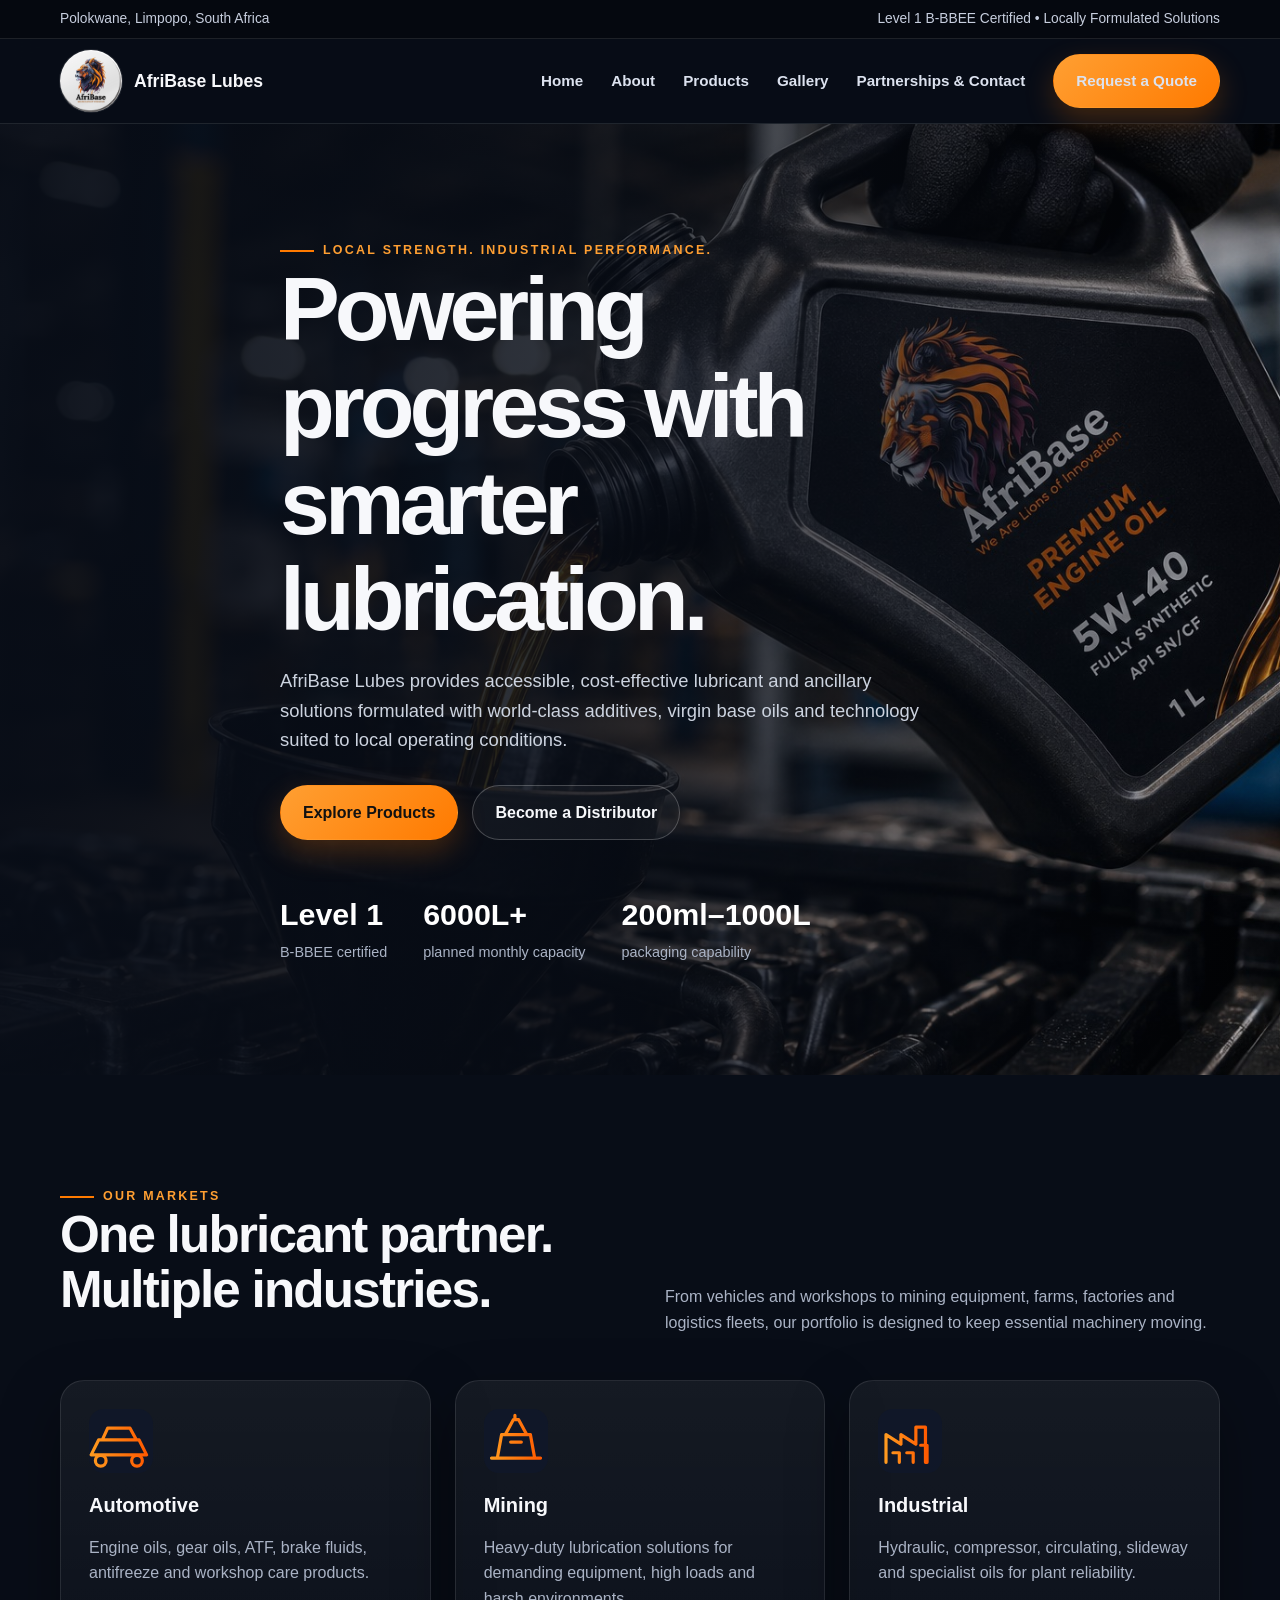
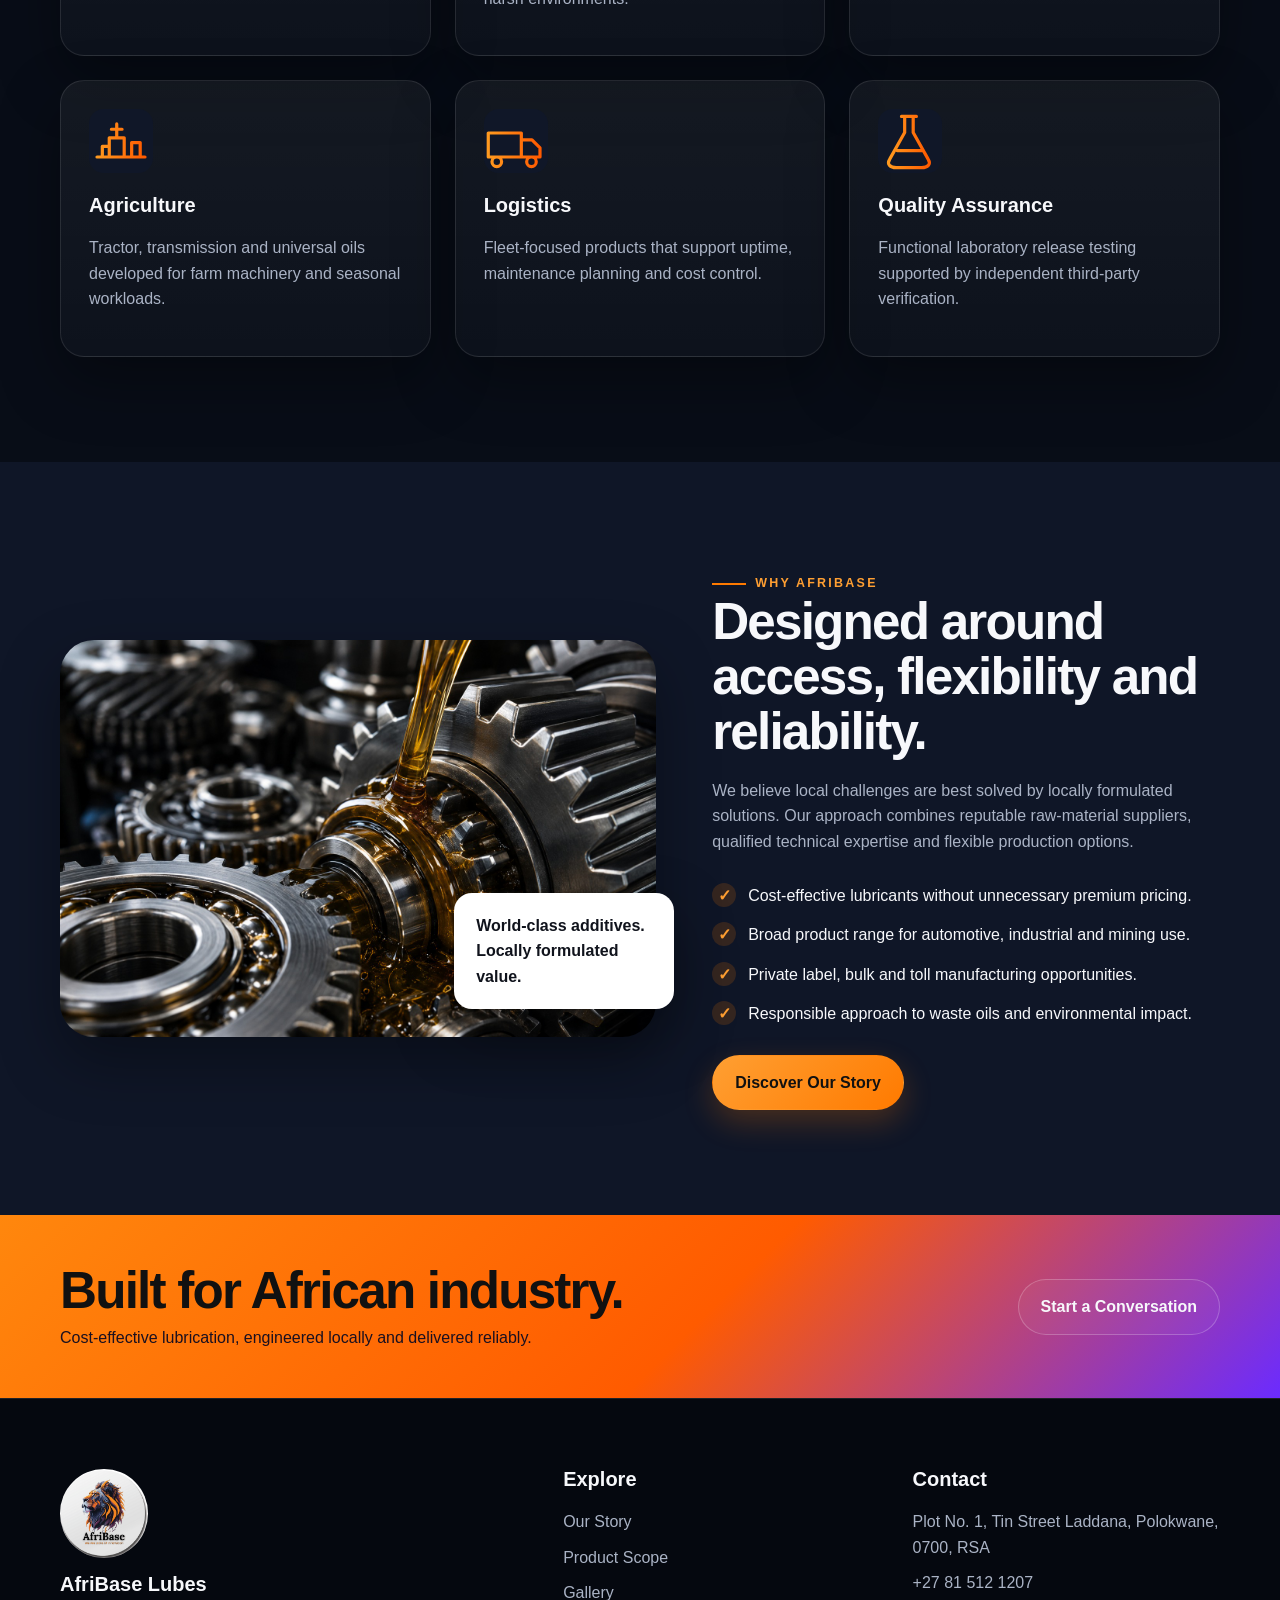
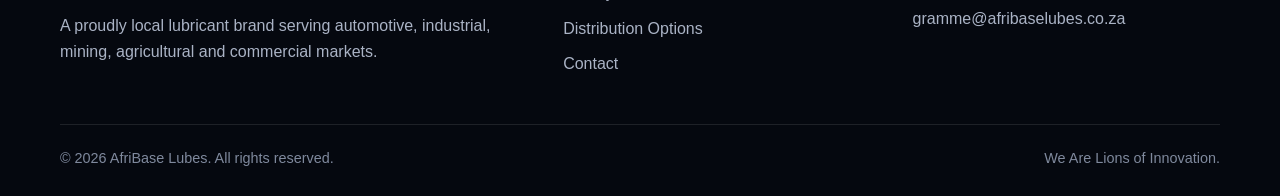
<file: index.html>
<!doctype html><html lang="en"><head><meta charset="utf-8"><meta name="viewport" content="width=device-width,initial-scale=1"><title>AfriBase Lubes | Locally Formulated Lubrication Solutions</title><meta name="description" content="Affordable, quality automotive, industrial, mining and agricultural lubricants manufactured for African operating conditions."><link rel="stylesheet" href="style.css"></head><body>

<div class="topbar"><div class="container"><span>Polokwane, Limpopo, South Africa</span><span>Level 1 B-BBEE Certified • Locally Formulated Solutions</span></div></div>
<nav class="nav">
  <div class="container nav-inner">
    <a class="brand" href="index.html"><img src="assets/afribase-logo.png" alt="AfriBase Lubes logo"><span>AfriBase Lubes</span></a>
    <button class="menu-btn" aria-label="Open menu">☰</button>
    <div class="nav-links">
      <a href="index.html">Home</a>
      <a href="about.html">About</a>
      <a href="products.html">Products</a>
      <a href="gallery.html">Gallery</a>
      <a href="partnerships.html">Partnerships & Contact</a>
      <a class="btn btn-primary" href="partnerships.html#contact">Request a Quote</a>
    </div>
  </div>
</nav>

<main>
<section class="hero"><div class="container hero-content">
  <span class="eyebrow">Local strength. Industrial performance.</span>
  <h1>Powering progress with smarter lubrication.</h1>
  <p>AfriBase Lubes provides accessible, cost-effective lubricant and ancillary solutions formulated with world-class additives, virgin base oils and technology suited to local operating conditions.</p>
  <div class="hero-actions"><a class="btn btn-primary" href="products.html">Explore Products</a><a class="btn btn-outline" href="partnerships.html">Become a Distributor</a></div>
  <div class="hero-stats"><div class="stat"><strong>Level 1</strong><span>B-BBEE certified</span></div><div class="stat"><strong>6000L+</strong><span>planned monthly capacity</span></div><div class="stat"><strong>200ml–1000L</strong><span>packaging capability</span></div></div>
</div></section>

<section class="section"><div class="container">
  <div class="section-head reveal"><div><span class="eyebrow">Our markets</span><h2>One lubricant partner. Multiple industries.</h2></div><p>From vehicles and workshops to mining equipment, farms, factories and logistics fleets, our portfolio is designed to keep essential machinery moving.</p></div>
  <div class="grid-3">
    <article class="card icon-card reveal"><img src="assets/automotive.svg" alt=""><h3>Automotive</h3><p>Engine oils, gear oils, ATF, brake fluids, antifreeze and workshop care products.</p></article>
    <article class="card icon-card reveal"><img src="assets/mining.svg" alt=""><h3>Mining</h3><p>Heavy-duty lubrication solutions for demanding equipment, high loads and harsh environments.</p></article>
    <article class="card icon-card reveal"><img src="assets/industrial.svg" alt=""><h3>Industrial</h3><p>Hydraulic, compressor, circulating, slideway and specialist oils for plant reliability.</p></article>
    <article class="card icon-card reveal"><img src="assets/agriculture.svg" alt=""><h3>Agriculture</h3><p>Tractor, transmission and universal oils developed for farm machinery and seasonal workloads.</p></article>
    <article class="card icon-card reveal"><img src="assets/logistics.svg" alt=""><h3>Logistics</h3><p>Fleet-focused products that support uptime, maintenance planning and cost control.</p></article>
    <article class="card icon-card reveal"><img src="assets/laboratory.svg" alt=""><h3>Quality Assurance</h3><p>Functional laboratory release testing supported by independent third-party verification.</p></article>
  </div>
</div></section>

<section class="section section-dark"><div class="container feature-wrap">
  <div class="feature-media reveal"><img src="assets/industrial-gears.jpg" alt="Industrial gears protected with lubricant"><div class="badge-float">World-class additives. Locally formulated value.</div></div>
  <div class="reveal"><span class="eyebrow">Why AfriBase</span><h2>Designed around access, flexibility and reliability.</h2><p style="color:var(--muted)">We believe local challenges are best solved by locally formulated solutions. Our approach combines reputable raw-material suppliers, qualified technical expertise and flexible production options.</p>
  <div class="list"><div><span class="check">✓</span><span>Cost-effective lubricants without unnecessary premium pricing.</span></div><div><span class="check">✓</span><span>Broad product range for automotive, industrial and mining use.</span></div><div><span class="check">✓</span><span>Private label, bulk and toll manufacturing opportunities.</span></div><div><span class="check">✓</span><span>Responsible approach to waste oils and environmental impact.</span></div></div>
  <a class="btn btn-primary" href="about.html">Discover Our Story</a></div>
</div></section>
</main>

<section class="band"><div class="container"><div><h2>Built for African industry.</h2><p>Cost-effective lubrication, engineered locally and delivered reliably.</p></div><a class="btn btn-outline" href="partnerships.html#contact">Start a Conversation</a></div></section>
<footer>
  <div class="container">
    <div class="footer-grid">
      <div><img class="footer-logo" src="assets/afribase-logo.png" alt="AfriBase Lubes logo"><h3>AfriBase Lubes</h3><p style="color:var(--muted)">A proudly local lubricant brand serving automotive, industrial, mining, agricultural and commercial markets.</p></div>
      <div><h3>Explore</h3><div class="footer-links"><a href="about.html">Our Story</a><a href="products.html">Product Scope</a><a href="gallery.html">Gallery</a><a href="partnerships.html">Distribution Options</a><a href="partnerships.html#contact">Contact</a></div></div>
      <div><h3>Contact</h3><div class="footer-links"><span>Plot No. 1, Tin Street Laddana, Polokwane, 0700, RSA</span><a href="tel:+27815121207">+27 81 512 1207</a><a href="mailto:gramme@afribaselubes.co.za">gramme@afribaselubes.co.za</a></div></div>
    </div>
    <div class="copyright"><span>© <span data-year></span> AfriBase Lubes. All rights reserved.</span><span>We Are Lions of Innovation.</span></div>
  </div>
</footer>
<script src="script.js"></script>
</body></html>
</file>
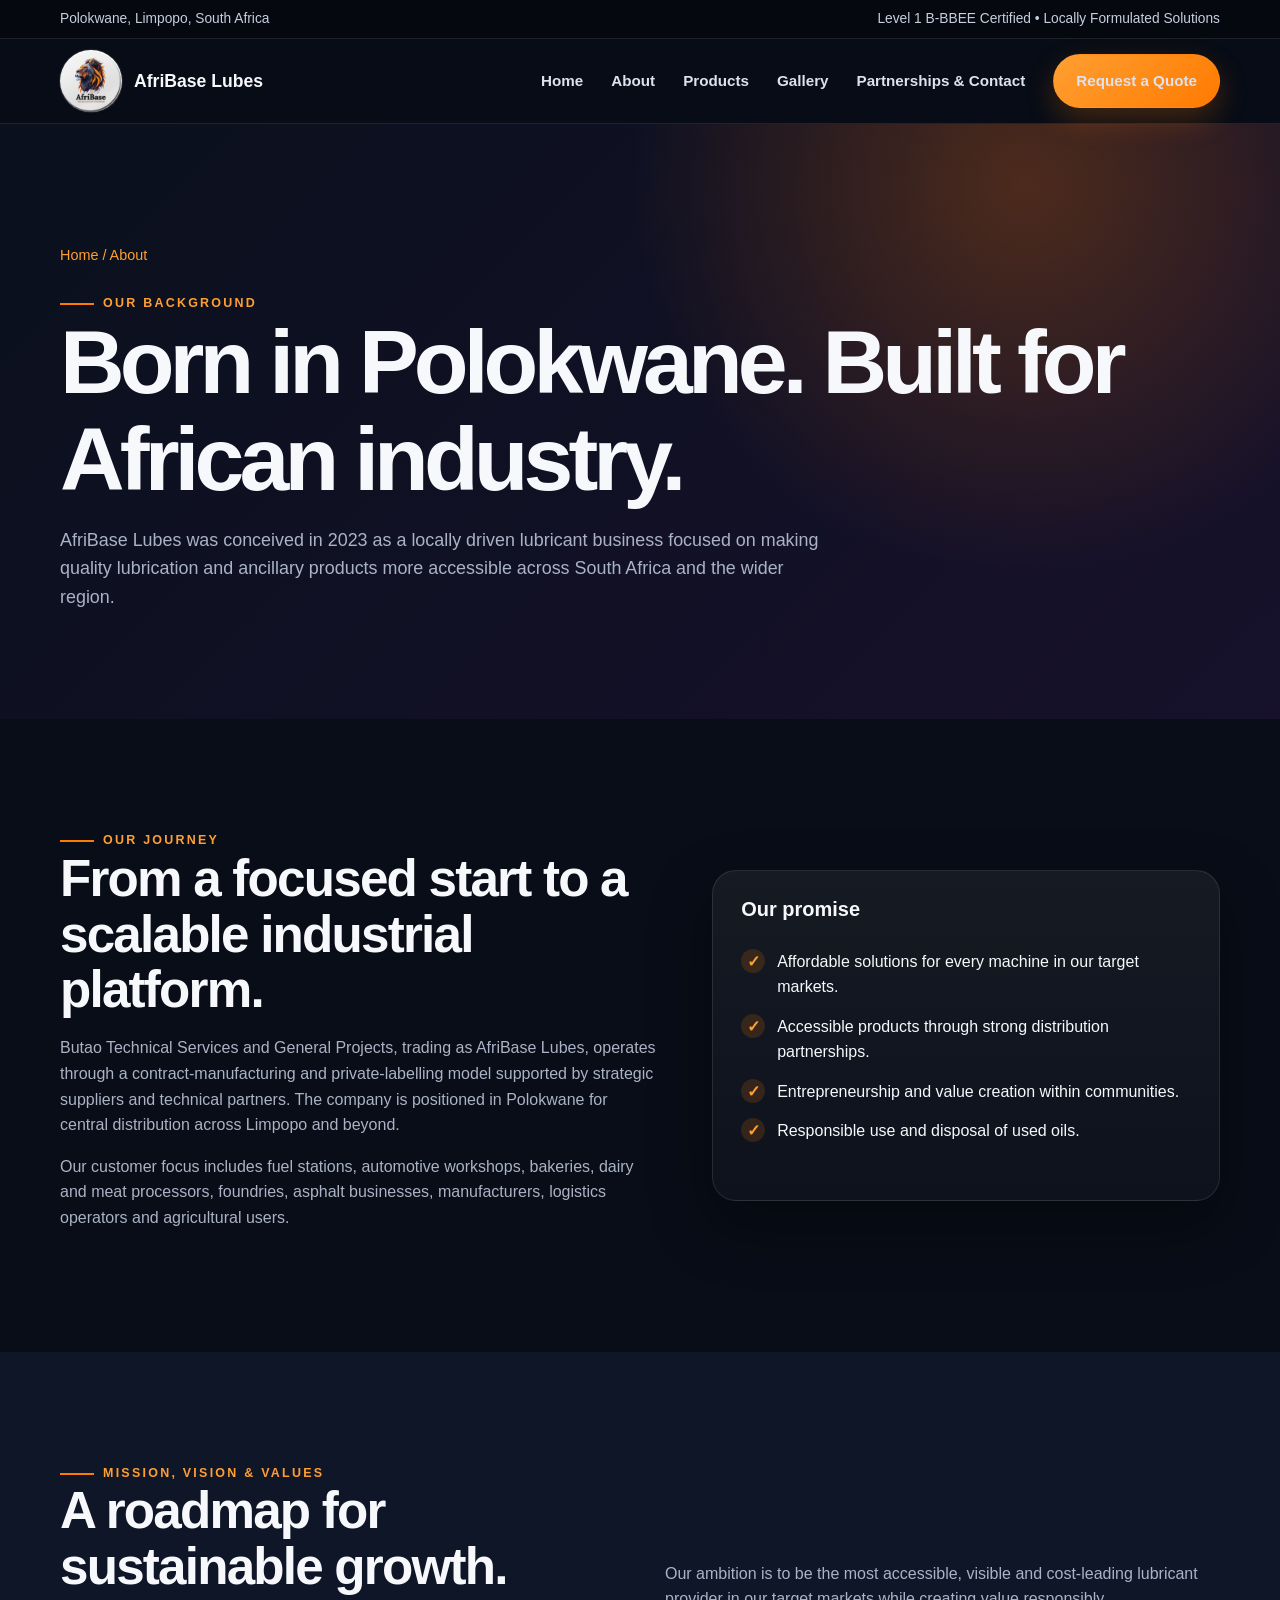
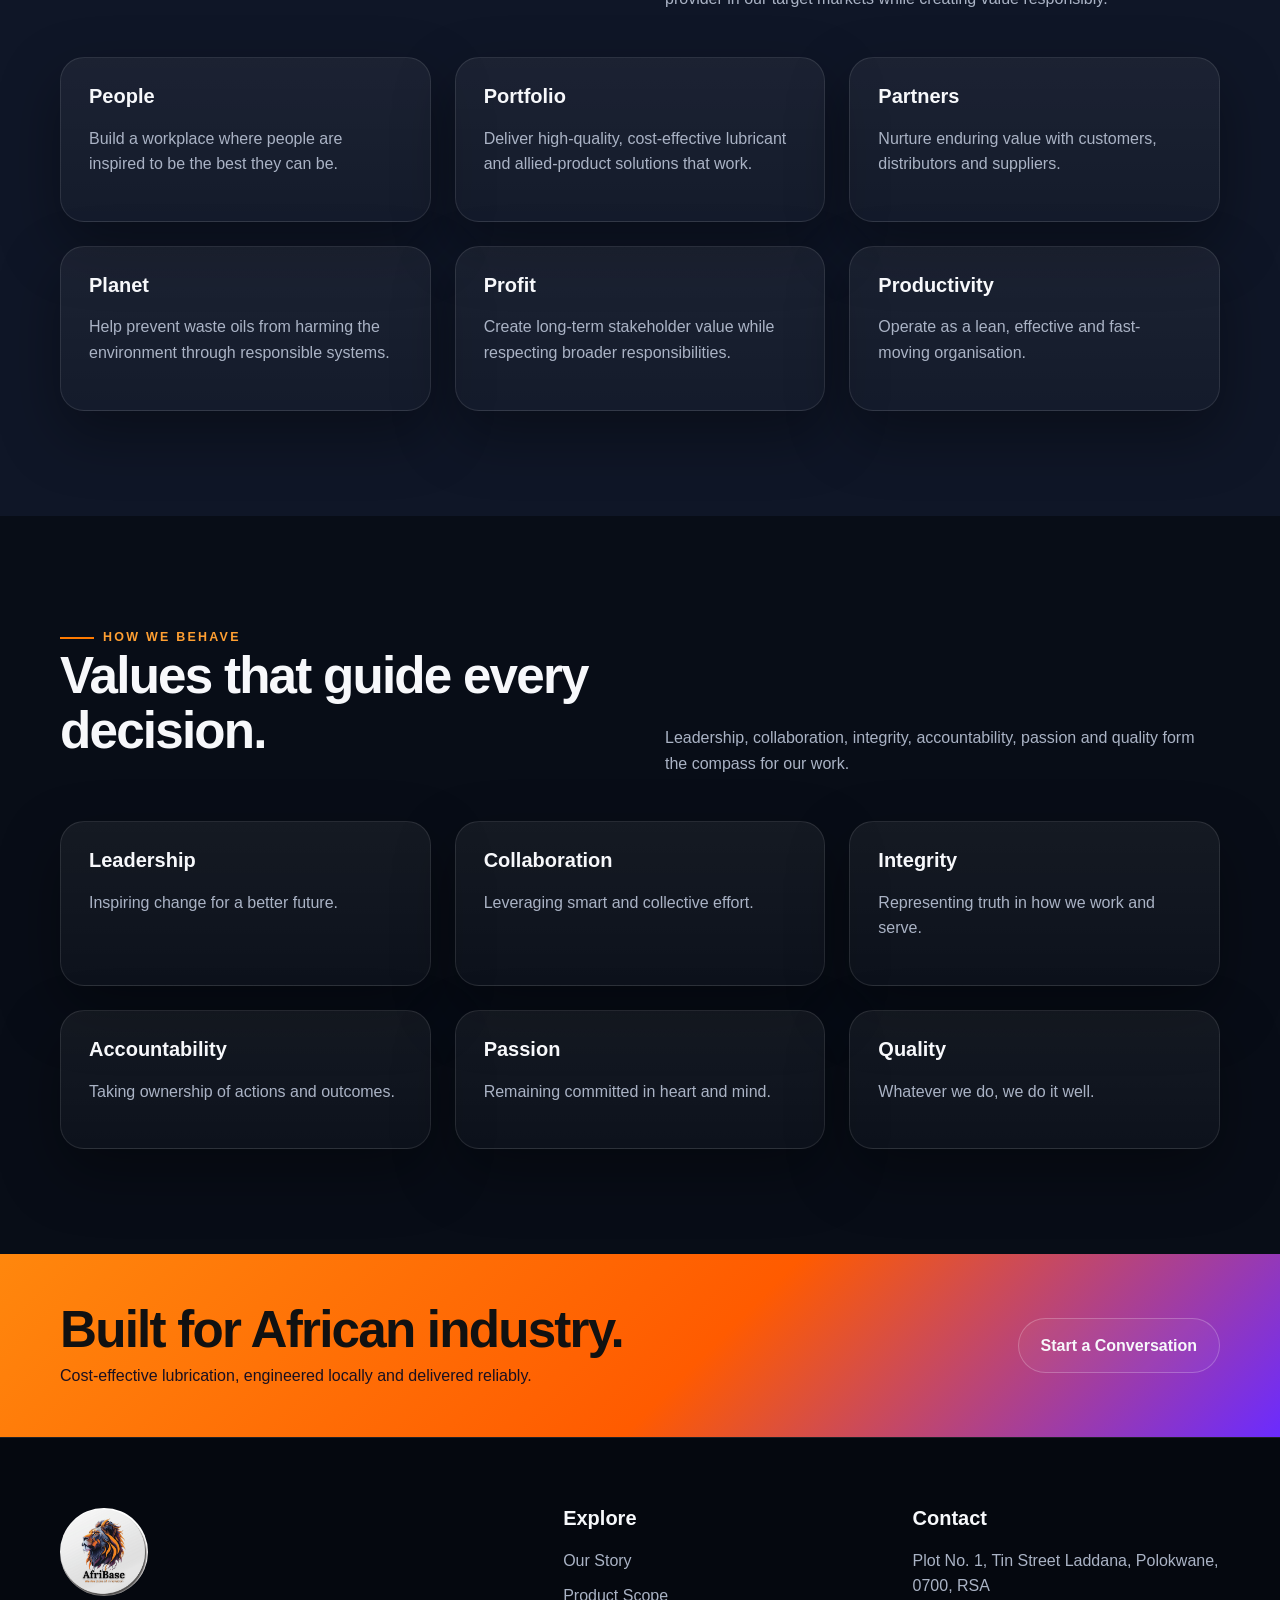
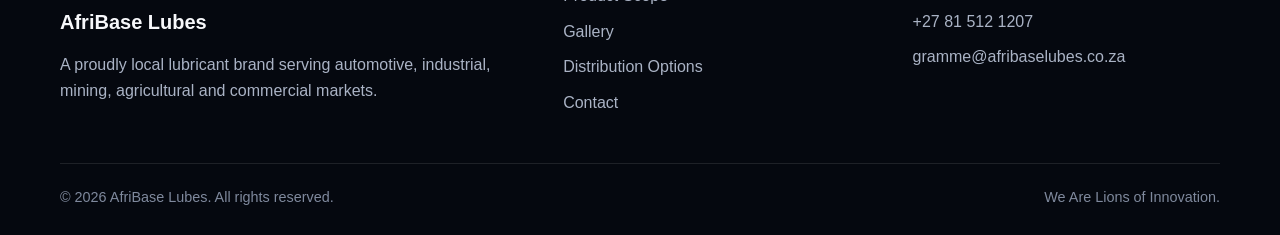
<file: about.html>
<!doctype html><html lang="en"><head><meta charset="utf-8"><meta name="viewport" content="width=device-width,initial-scale=1"><title>About AfriBase Lubes</title><meta name="description" content="Learn about AfriBase Lubes, our mission, vision, values and growth strategy."><link rel="stylesheet" href="style.css"></head><body>

<div class="topbar"><div class="container"><span>Polokwane, Limpopo, South Africa</span><span>Level 1 B-BBEE Certified • Locally Formulated Solutions</span></div></div>
<nav class="nav">
  <div class="container nav-inner">
    <a class="brand" href="index.html"><img src="assets/afribase-logo.png" alt="AfriBase Lubes logo"><span>AfriBase Lubes</span></a>
    <button class="menu-btn" aria-label="Open menu">☰</button>
    <div class="nav-links">
      <a href="index.html">Home</a>
      <a href="about.html">About</a>
      <a href="products.html">Products</a>
      <a href="gallery.html">Gallery</a>
      <a href="partnerships.html">Partnerships & Contact</a>
      <a class="btn btn-primary" href="partnerships.html#contact">Request a Quote</a>
    </div>
  </div>
</nav>

<main>
<section class="page-hero"><div class="container"><div class="crumb">Home / About</div><span class="eyebrow">Our background</span><h1>Born in Polokwane. Built for African industry.</h1><p>AfriBase Lubes was conceived in 2023 as a locally driven lubricant business focused on making quality lubrication and ancillary products more accessible across South Africa and the wider region.</p></div></section>
<section class="section"><div class="container feature-wrap">
<div class="reveal"><span class="eyebrow">Our journey</span><h2>From a focused start to a scalable industrial platform.</h2><p style="color:var(--muted)">Butao Technical Services and General Projects, trading as AfriBase Lubes, operates through a contract-manufacturing and private-labelling model supported by strategic suppliers and technical partners. The company is positioned in Polokwane for central distribution across Limpopo and beyond.</p><p style="color:var(--muted)">Our customer focus includes fuel stations, automotive workshops, bakeries, dairy and meat processors, foundries, asphalt businesses, manufacturers, logistics operators and agricultural users.</p></div>
<div class="card reveal"><h3>Our promise</h3><div class="list"><div><span class="check">✓</span><span>Affordable solutions for every machine in our target markets.</span></div><div><span class="check">✓</span><span>Accessible products through strong distribution partnerships.</span></div><div><span class="check">✓</span><span>Entrepreneurship and value creation within communities.</span></div><div><span class="check">✓</span><span>Responsible use and disposal of used oils.</span></div></div></div>
</div></section>
<section class="section section-dark"><div class="container">
<div class="section-head"><div><span class="eyebrow">Mission, vision & values</span><h2>A roadmap for sustainable growth.</h2></div><p>Our ambition is to be the most accessible, visible and cost-leading lubricant provider in our target markets while creating value responsibly.</p></div>
<div class="grid-3">
<div class="card reveal"><h3>People</h3><p>Build a workplace where people are inspired to be the best they can be.</p></div>
<div class="card reveal"><h3>Portfolio</h3><p>Deliver high-quality, cost-effective lubricant and allied-product solutions that work.</p></div>
<div class="card reveal"><h3>Partners</h3><p>Nurture enduring value with customers, distributors and suppliers.</p></div>
<div class="card reveal"><h3>Planet</h3><p>Help prevent waste oils from harming the environment through responsible systems.</p></div>
<div class="card reveal"><h3>Profit</h3><p>Create long-term stakeholder value while respecting broader responsibilities.</p></div>
<div class="card reveal"><h3>Productivity</h3><p>Operate as a lean, effective and fast-moving organisation.</p></div>
</div></div></section>
<section class="section"><div class="container">
<div class="section-head"><div><span class="eyebrow">How we behave</span><h2>Values that guide every decision.</h2></div><p>Leadership, collaboration, integrity, accountability, passion and quality form the compass for our work.</p></div>
<div class="grid-3"><div class="card reveal"><h3>Leadership</h3><p>Inspiring change for a better future.</p></div><div class="card reveal"><h3>Collaboration</h3><p>Leveraging smart and collective effort.</p></div><div class="card reveal"><h3>Integrity</h3><p>Representing truth in how we work and serve.</p></div><div class="card reveal"><h3>Accountability</h3><p>Taking ownership of actions and outcomes.</p></div><div class="card reveal"><h3>Passion</h3><p>Remaining committed in heart and mind.</p></div><div class="card reveal"><h3>Quality</h3><p>Whatever we do, we do it well.</p></div></div>
</div></section>
</main>
<section class="band"><div class="container"><div><h2>Built for African industry.</h2><p>Cost-effective lubrication, engineered locally and delivered reliably.</p></div><a class="btn btn-outline" href="partnerships.html#contact">Start a Conversation</a></div></section>
<footer>
  <div class="container">
    <div class="footer-grid">
      <div><img class="footer-logo" src="assets/afribase-logo.png" alt="AfriBase Lubes logo"><h3>AfriBase Lubes</h3><p style="color:var(--muted)">A proudly local lubricant brand serving automotive, industrial, mining, agricultural and commercial markets.</p></div>
      <div><h3>Explore</h3><div class="footer-links"><a href="about.html">Our Story</a><a href="products.html">Product Scope</a><a href="gallery.html">Gallery</a><a href="partnerships.html">Distribution Options</a><a href="partnerships.html#contact">Contact</a></div></div>
      <div><h3>Contact</h3><div class="footer-links"><span>Plot No. 1, Tin Street Laddana, Polokwane, 0700, RSA</span><a href="tel:+27815121207">+27 81 512 1207</a><a href="mailto:gramme@afribaselubes.co.za">gramme@afribaselubes.co.za</a></div></div>
    </div>
    <div class="copyright"><span>© <span data-year></span> AfriBase Lubes. All rights reserved.</span><span>We Are Lions of Innovation.</span></div>
  </div>
</footer>
<script src="script.js"></script>
</body></html>
</file>
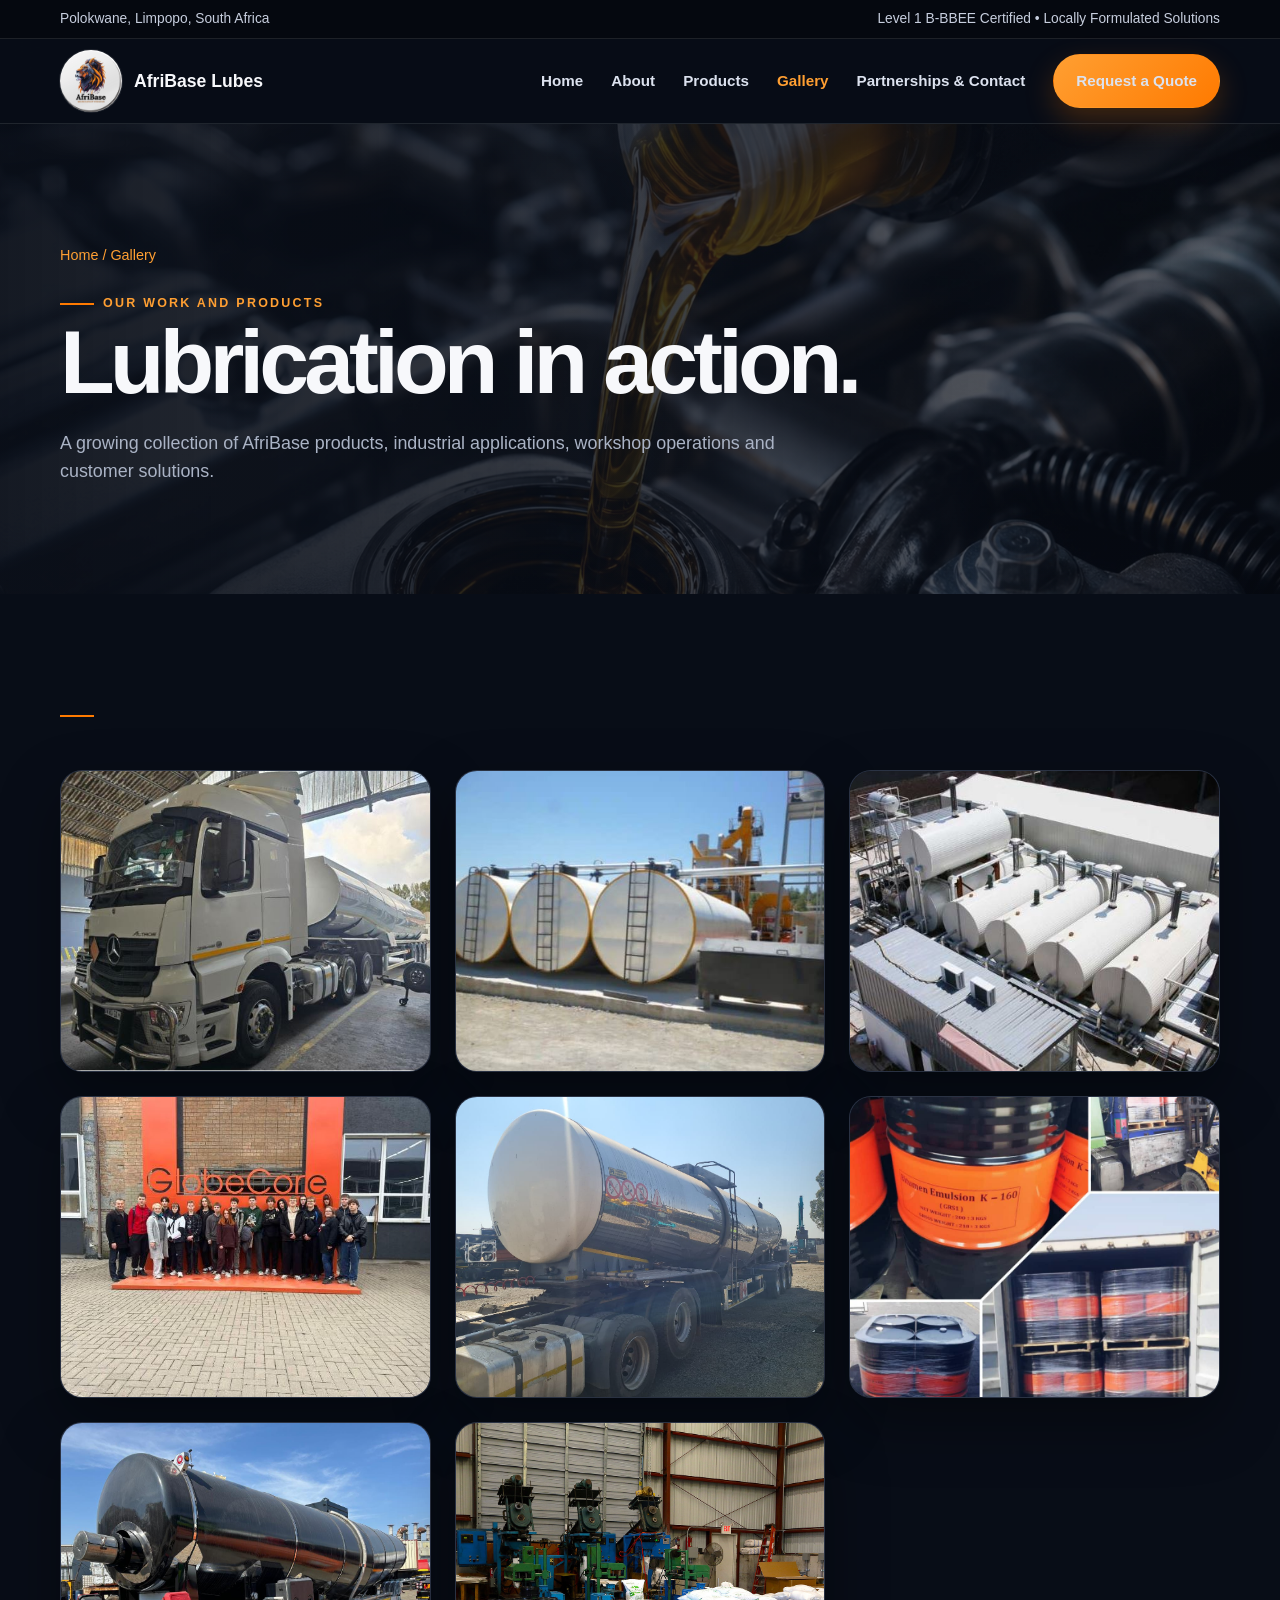
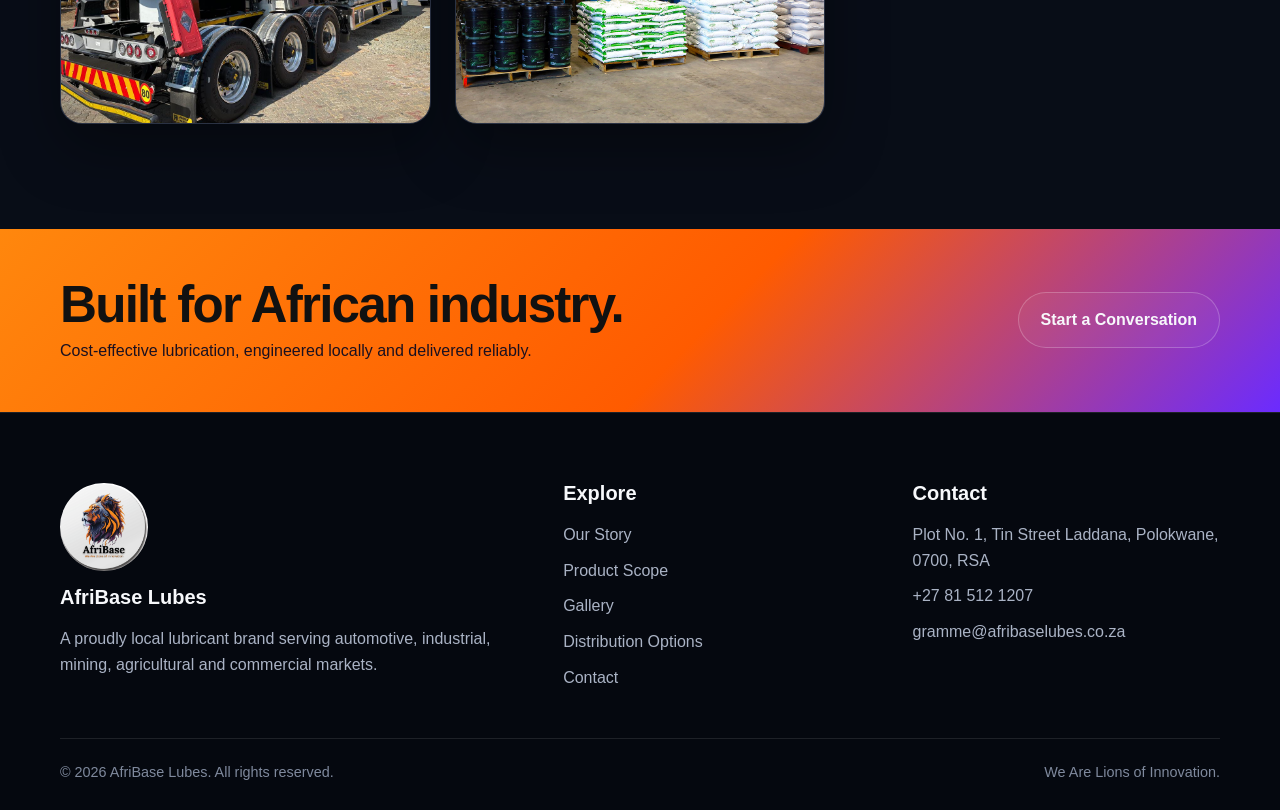
<file: gallery.html>
<!doctype html>
<html lang="en">
<head>
<meta charset="utf-8">
<meta name="viewport" content="width=device-width,initial-scale=1">
<title>Gallery | AfriBase Lubes</title>
<meta name="description" content="Explore AfriBase Lubes products, industrial applications, workshop operations and lubrication solutions.">
<link rel="stylesheet" href="style.css">
</head>
<body>
<div class="topbar"><div class="container"><span>Polokwane, Limpopo, South Africa</span><span>Level 1 B-BBEE Certified • Locally Formulated Solutions</span></div></div>
<nav class="nav">
  <div class="container nav-inner">
    <a class="brand" href="index.html"><img src="assets/afribase-logo.png" alt="AfriBase Lubes logo"><span>AfriBase Lubes</span></a>
    <button class="menu-btn" aria-label="Open menu">☰</button>
    <div class="nav-links">
      <a href="index.html">Home</a>
      <a href="about.html">About</a>
      <a href="products.html">Products</a>
      <a class="active" href="gallery.html">Gallery</a>
      <a href="partnerships.html">Partnerships & Contact</a>
      <a class="btn btn-primary" href="partnerships.html#contact">Request a Quote</a>
    </div>
  </div>
</nav>

<main>
<section class="page-hero gallery-hero">
  <div class="container">
    <div class="crumb">Home / Gallery</div>
    <span class="eyebrow">Our work and products</span>
    <h1>Lubrication in action.</h1>
    <p>A growing collection of AfriBase products, industrial applications, workshop operations and customer solutions.</p>
  </div>
</section>

<section class="section">
  <div class="container">
    <div class="section-head reveal">
      <div><span class="eyebrow"></div>
      
    </div>
    <div class="gallery-page-grid">
      
      <figure class="gallery-card reveal">
        <img src="assets/1.jpg" alt="Automotive Engine Lubrication" loading="lazy">
        
      </figure>
      <figure class="gallery-card reveal">
        <img src="assets/2.jpg" alt="Industrial Gear Protection" loading="lazy">
        
      </figure>
      <figure class="gallery-card reveal">
        <img src="assets/3.jpg" alt="Professional Oil Application" loading="lazy">
        
      </figure>
      <figure class="gallery-card reveal">
        <img src="assets/4.jpg" alt="AfriBase Product Range" loading="lazy">
        
      </figure>
      <figure class="gallery-card reveal">
        <img src="assets/5.jpg" alt="Workshop Operations" loading="lazy">
        
      </figure>
      <figure class="gallery-card reveal">
        <img src="assets/6.jpg" alt="Industrial Machinery" loading="lazy">
        
      </figure>
      <figure class="gallery-card reveal">
        <img src="assets/7.jpg" alt="Bulk Lubricant Supply" loading="lazy">
        
      </figure>
      <figure class="gallery-card reveal">
        <img src="assets/8.jpg" alt="Packaging and Distribution" loading="lazy">
        
      </figure>
      
    </div>
  </div>
</section>
</main>

<section class="band"><div class="container"><div><h2>Built for African industry.</h2><p>Cost-effective lubrication, engineered locally and delivered reliably.</p></div><a class="btn btn-outline" href="partnerships.html#contact">Start a Conversation</a></div></section>
<footer>
  <div class="container">
    <div class="footer-grid">
      <div><img class="footer-logo" src="assets/afribase-logo.png" alt="AfriBase Lubes logo"><h3>AfriBase Lubes</h3><p style="color:var(--muted)">A proudly local lubricant brand serving automotive, industrial, mining, agricultural and commercial markets.</p></div>
      <div><h3>Explore</h3><div class="footer-links"><a href="about.html">Our Story</a><a href="products.html">Product Scope</a><a href="gallery.html">Gallery</a><a href="partnerships.html">Distribution Options</a><a href="partnerships.html#contact">Contact</a></div></div>
      <div><h3>Contact</h3><div class="footer-links"><span>Plot No. 1, Tin Street Laddana, Polokwane, 0700, RSA</span><a href="tel:+27815121207">+27 81 512 1207</a><a href="mailto:gramme@afribaselubes.co.za">gramme@afribaselubes.co.za</a></div></div>
    </div>
    <div class="copyright"><span>© <span data-year></span> AfriBase Lubes. All rights reserved.</span><span>We Are Lions of Innovation.</span></div>
  </div>
</footer>
<script src="script.js"></script>
</body>
</html>
</file>
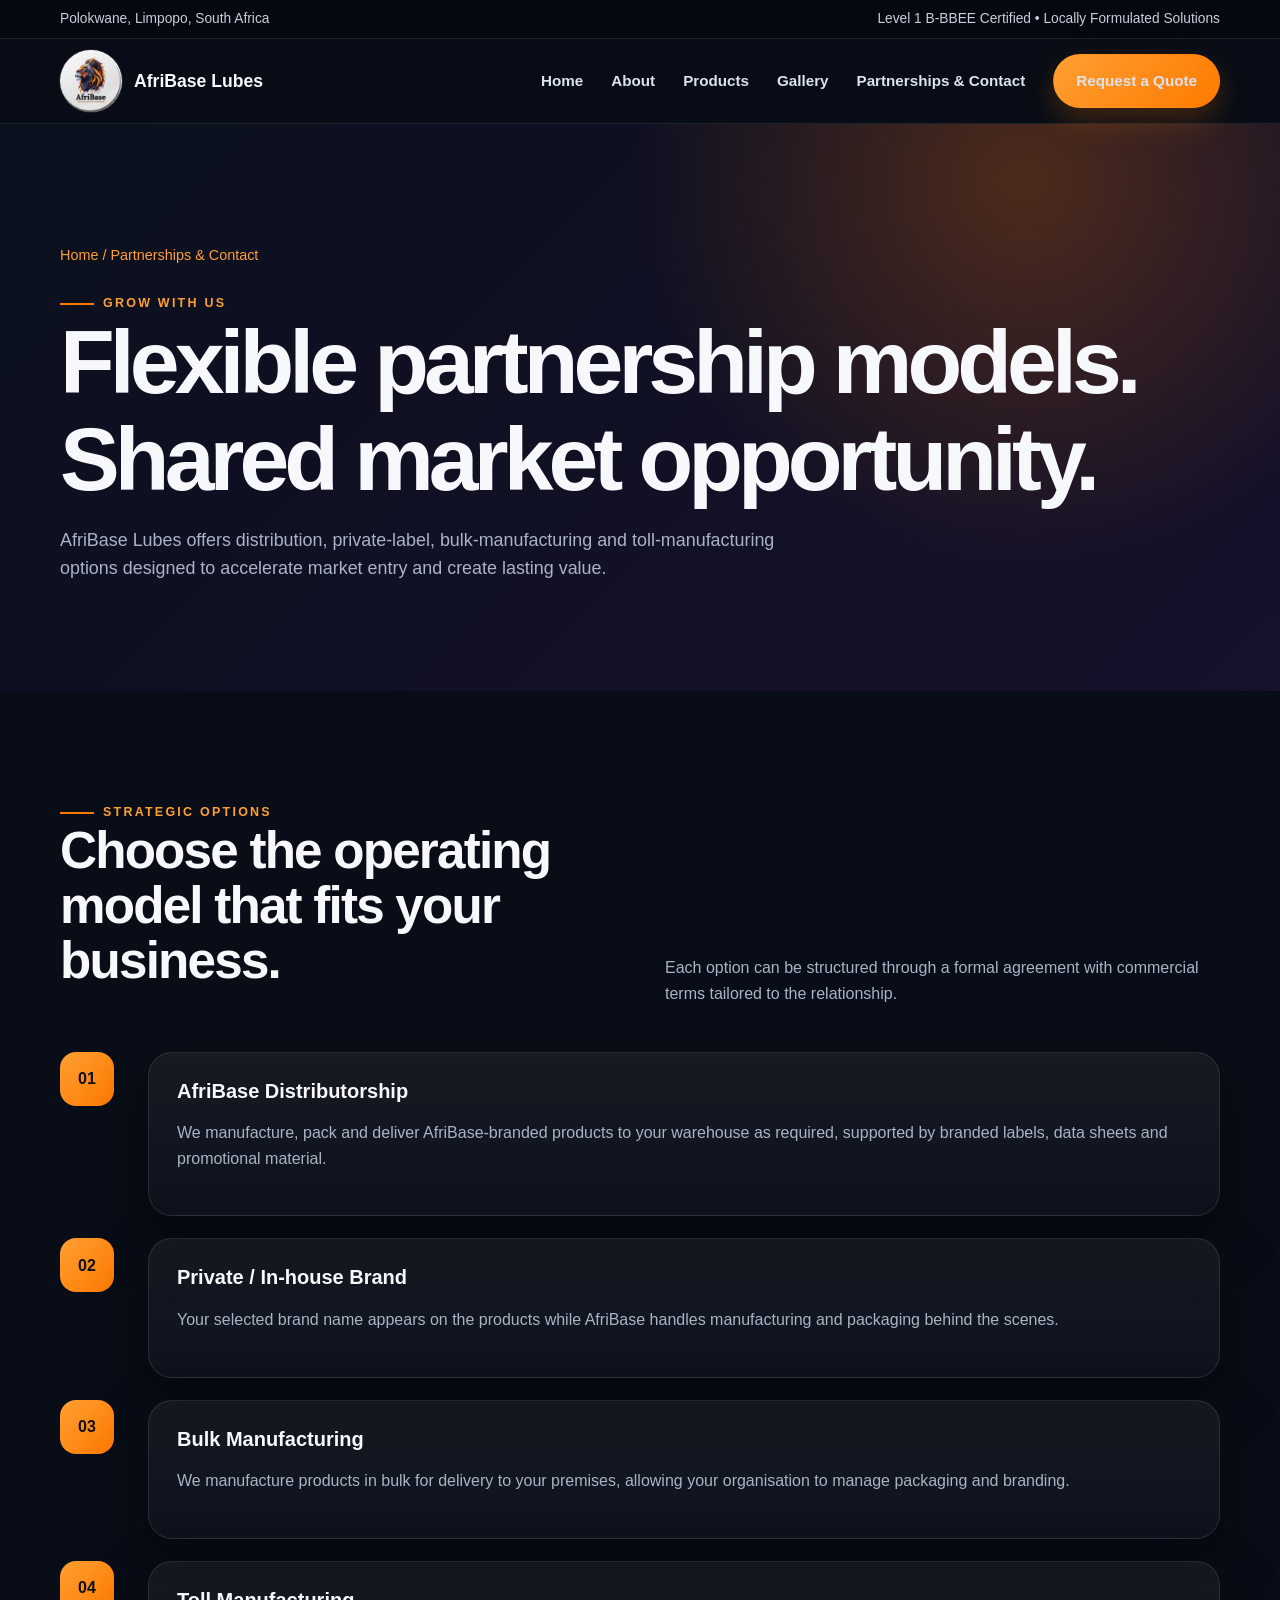
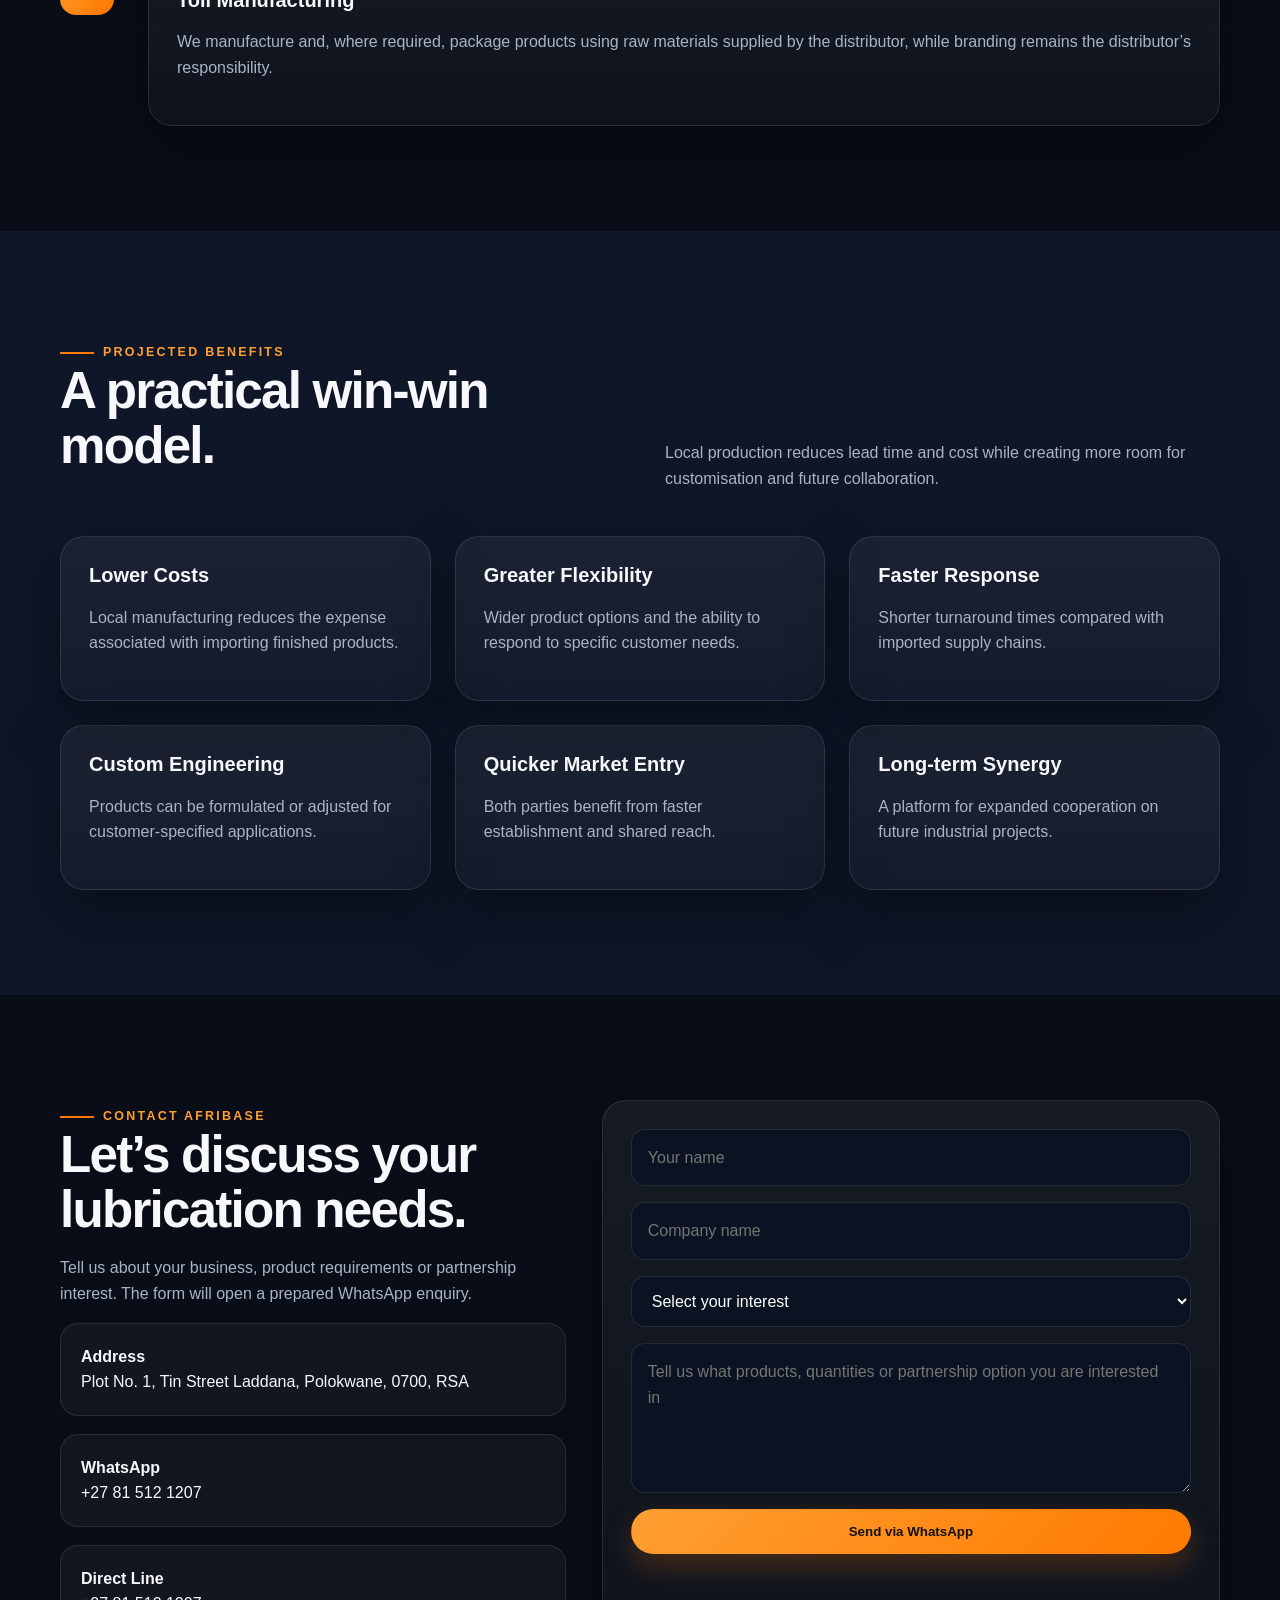
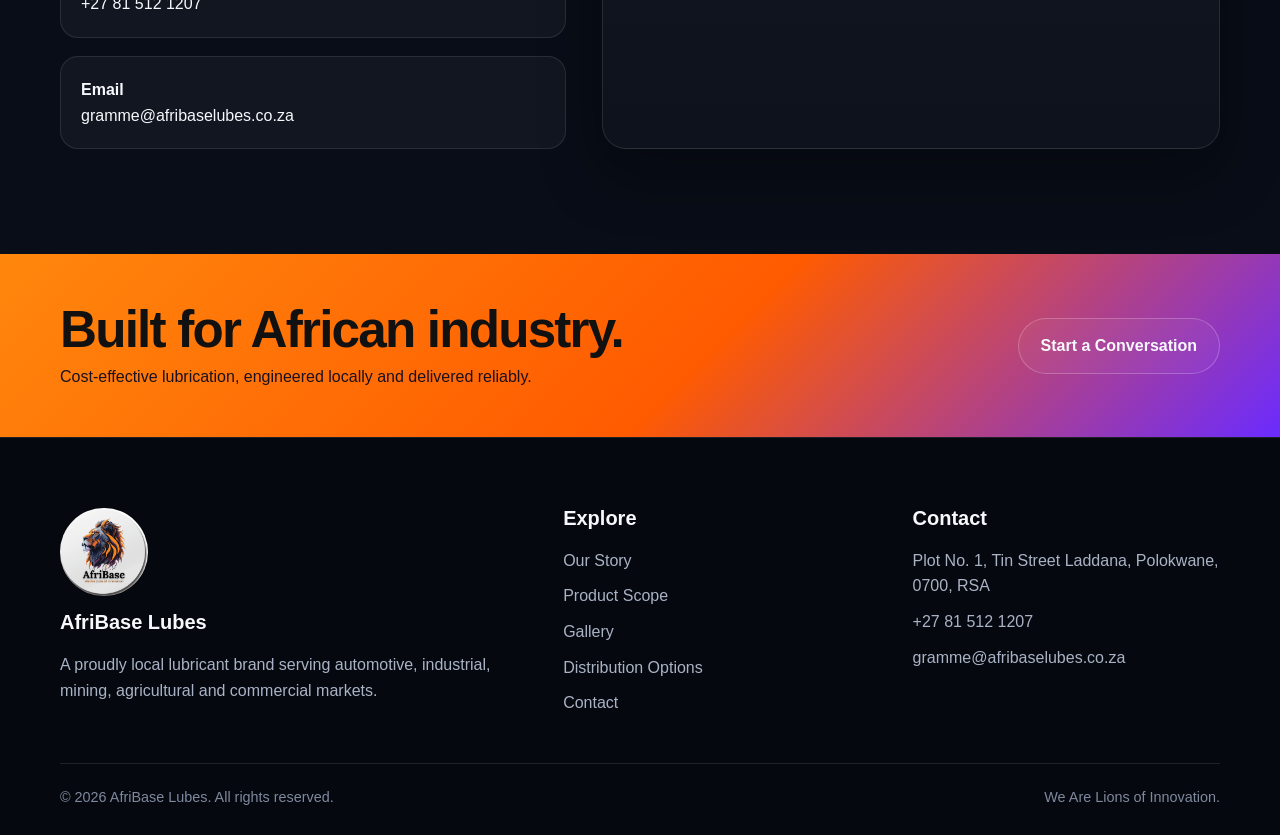
<file: partnerships.html>
<!doctype html><html lang="en"><head><meta charset="utf-8"><meta name="viewport" content="width=device-width,initial-scale=1"><title>AfriBase Partnerships & Contact</title><meta name="description" content="Become an AfriBase distributor, explore private label, bulk or toll manufacturing, or request a quote."><link rel="stylesheet" href="style.css"></head><body>

<div class="topbar"><div class="container"><span>Polokwane, Limpopo, South Africa</span><span>Level 1 B-BBEE Certified • Locally Formulated Solutions</span></div></div>
<nav class="nav">
  <div class="container nav-inner">
    <a class="brand" href="index.html"><img src="assets/afribase-logo.png" alt="AfriBase Lubes logo"><span>AfriBase Lubes</span></a>
    <button class="menu-btn" aria-label="Open menu">☰</button>
    <div class="nav-links">
      <a href="index.html">Home</a>
      <a href="about.html">About</a>
      <a href="products.html">Products</a>
      <a href="gallery.html">Gallery</a>
      <a href="partnerships.html">Partnerships & Contact</a>
      <a class="btn btn-primary" href="partnerships.html#contact">Request a Quote</a>
    </div>
  </div>
</nav>

<main>
<section class="page-hero"><div class="container"><div class="crumb">Home / Partnerships & Contact</div><span class="eyebrow">Grow with us</span><h1>Flexible partnership models. Shared market opportunity.</h1><p>AfriBase Lubes offers distribution, private-label, bulk-manufacturing and toll-manufacturing options designed to accelerate market entry and create lasting value.</p></div></section>
<section class="section"><div class="container">
<div class="section-head"><div><span class="eyebrow">Strategic options</span><h2>Choose the operating model that fits your business.</h2></div><p>Each option can be structured through a formal agreement with commercial terms tailored to the relationship.</p></div>
<div class="timeline">
<div class="timeline-item reveal"><div class="num">01</div><div class="card"><h3>AfriBase Distributorship</h3><p>We manufacture, pack and deliver AfriBase-branded products to your warehouse as required, supported by branded labels, data sheets and promotional material.</p></div></div>
<div class="timeline-item reveal"><div class="num">02</div><div class="card"><h3>Private / In-house Brand</h3><p>Your selected brand name appears on the products while AfriBase handles manufacturing and packaging behind the scenes.</p></div></div>
<div class="timeline-item reveal"><div class="num">03</div><div class="card"><h3>Bulk Manufacturing</h3><p>We manufacture products in bulk for delivery to your premises, allowing your organisation to manage packaging and branding.</p></div></div>
<div class="timeline-item reveal"><div class="num">04</div><div class="card"><h3>Toll Manufacturing</h3><p>We manufacture and, where required, package products using raw materials supplied by the distributor, while branding remains the distributor’s responsibility.</p></div></div>
</div></div></section>
<section class="section section-dark"><div class="container">
<div class="section-head"><div><span class="eyebrow">Projected benefits</span><h2>A practical win-win model.</h2></div><p>Local production reduces lead time and cost while creating more room for customisation and future collaboration.</p></div>
<div class="grid-3"><div class="card reveal"><h3>Lower Costs</h3><p>Local manufacturing reduces the expense associated with importing finished products.</p></div><div class="card reveal"><h3>Greater Flexibility</h3><p>Wider product options and the ability to respond to specific customer needs.</p></div><div class="card reveal"><h3>Faster Response</h3><p>Shorter turnaround times compared with imported supply chains.</p></div><div class="card reveal"><h3>Custom Engineering</h3><p>Products can be formulated or adjusted for customer-specified applications.</p></div><div class="card reveal"><h3>Quicker Market Entry</h3><p>Both parties benefit from faster establishment and shared reach.</p></div><div class="card reveal"><h3>Long-term Synergy</h3><p>A platform for expanded cooperation on future industrial projects.</p></div></div>
</div></section>
<section class="section" id="contact"><div class="container contact-grid">
<div class="reveal"><span class="eyebrow">Contact AfriBase</span><h2>Let’s discuss your lubrication needs.</h2><p style="color:var(--muted)">Tell us about your business, product requirements or partnership interest. The form will open a prepared WhatsApp enquiry.</p><div class="contact-card"><div class="contact-item"><strong>Address</strong><br>Plot No. 1, Tin Street Laddana, Polokwane, 0700, RSA</div><div class="contact-item"><strong>WhatsApp</strong><br><a href="https://wa.me/27815121207">+27 81 512 1207</a></div><div class="contact-item"><strong>Direct Line</strong><br><a href="tel:+27815121207">+27 81 512 1207</a></div><div class="contact-item"><strong>Email</strong><br><a href="mailto:gramme@afribaselubes.co.za">gramme@afribaselubes.co.za</a></div></div></div>
<div class="card reveal"><form id="enquiryForm"><input name="name" required placeholder="Your name"><input name="company" placeholder="Company name"><select name="interest" required><option value="">Select your interest</option><option>Product quotation</option><option>AfriBase distributorship</option><option>Private-label manufacturing</option><option>Bulk manufacturing</option><option>Toll manufacturing</option></select><textarea name="message" required placeholder="Tell us what products, quantities or partnership option you are interested in"></textarea><button class="btn btn-primary" type="submit">Send via WhatsApp</button></form></div>
</div></section>
</main>
<section class="band"><div class="container"><div><h2>Built for African industry.</h2><p>Cost-effective lubrication, engineered locally and delivered reliably.</p></div><a class="btn btn-outline" href="partnerships.html#contact">Start a Conversation</a></div></section>
<footer>
  <div class="container">
    <div class="footer-grid">
      <div><img class="footer-logo" src="assets/afribase-logo.png" alt="AfriBase Lubes logo"><h3>AfriBase Lubes</h3><p style="color:var(--muted)">A proudly local lubricant brand serving automotive, industrial, mining, agricultural and commercial markets.</p></div>
      <div><h3>Explore</h3><div class="footer-links"><a href="about.html">Our Story</a><a href="products.html">Product Scope</a><a href="gallery.html">Gallery</a><a href="partnerships.html">Distribution Options</a><a href="partnerships.html#contact">Contact</a></div></div>
      <div><h3>Contact</h3><div class="footer-links"><span>Plot No. 1, Tin Street Laddana, Polokwane, 0700, RSA</span><a href="tel:+27815121207">+27 81 512 1207</a><a href="mailto:gramme@afribaselubes.co.za">gramme@afribaselubes.co.za</a></div></div>
    </div>
    <div class="copyright"><span>© <span data-year></span> AfriBase Lubes. All rights reserved.</span><span>We Are Lions of Innovation.</span></div>
  </div>
</footer>
<script src="script.js"></script>
</body></html>
</file>
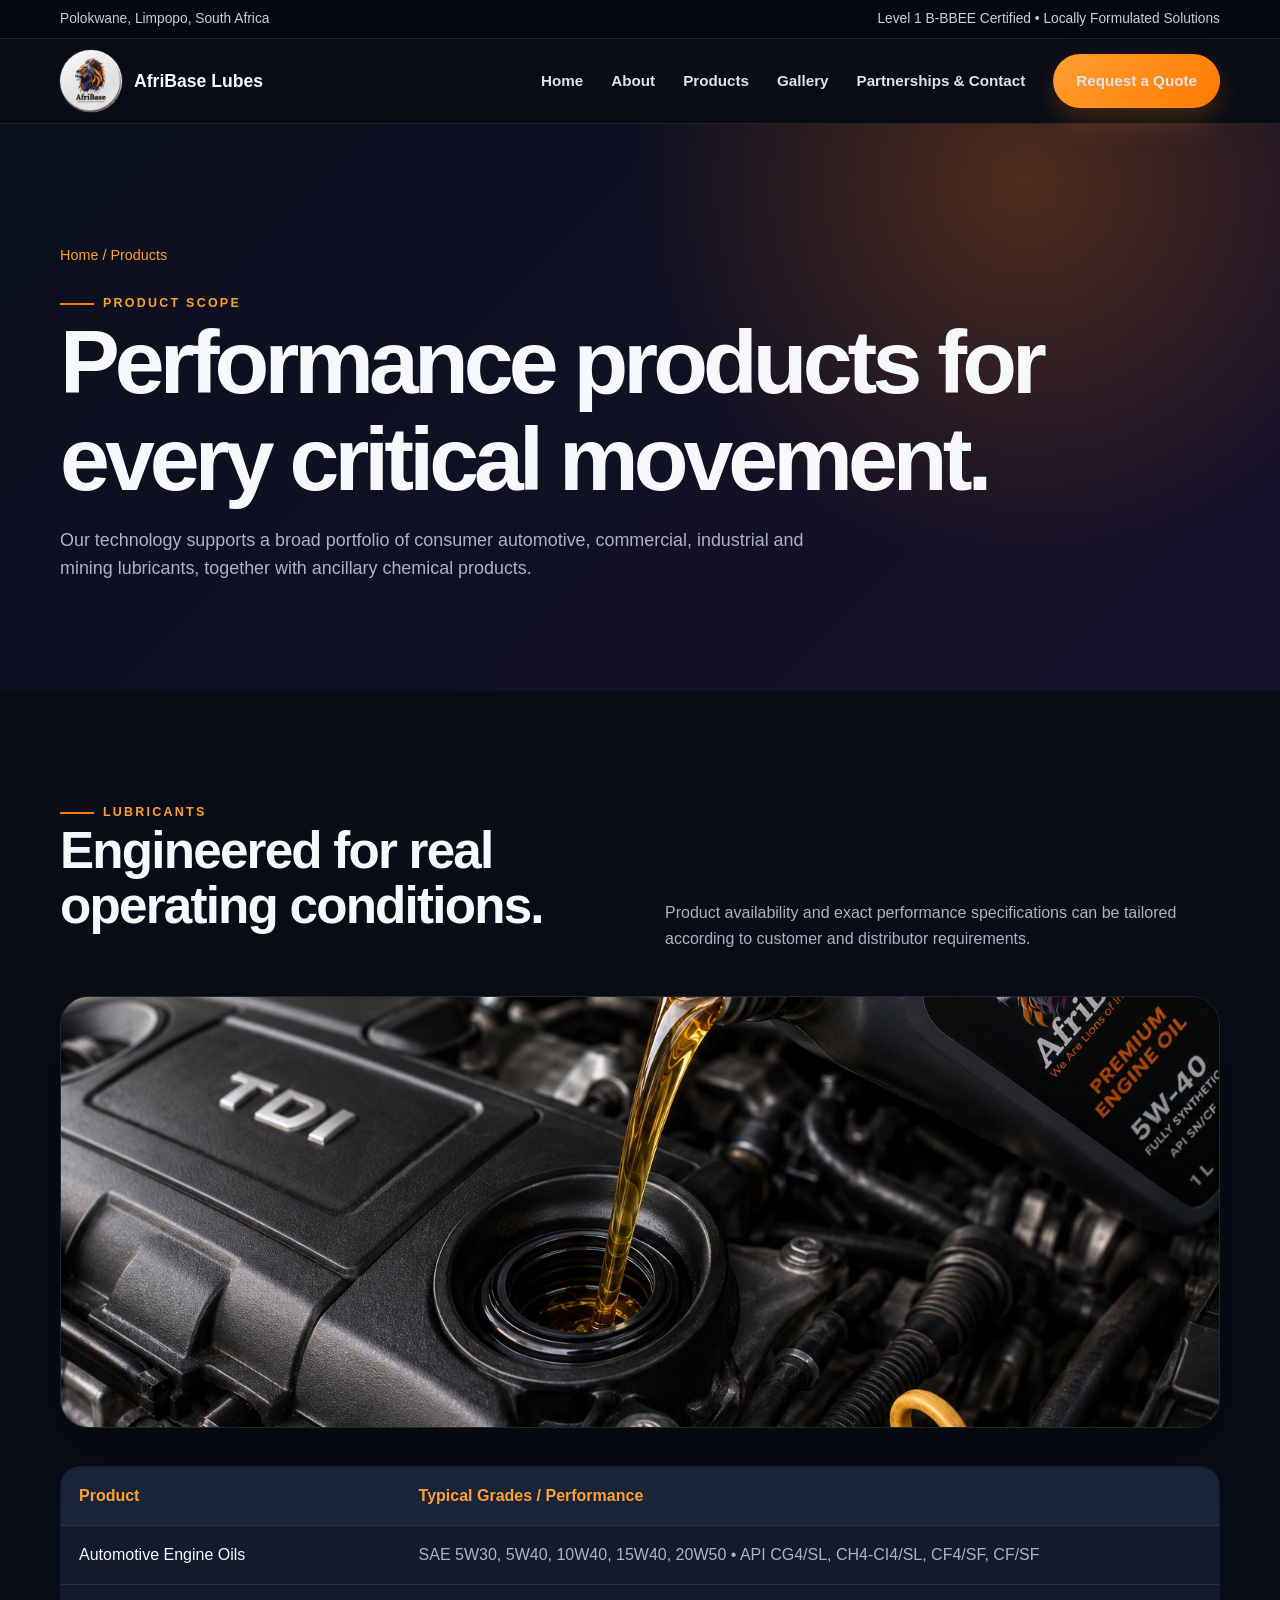
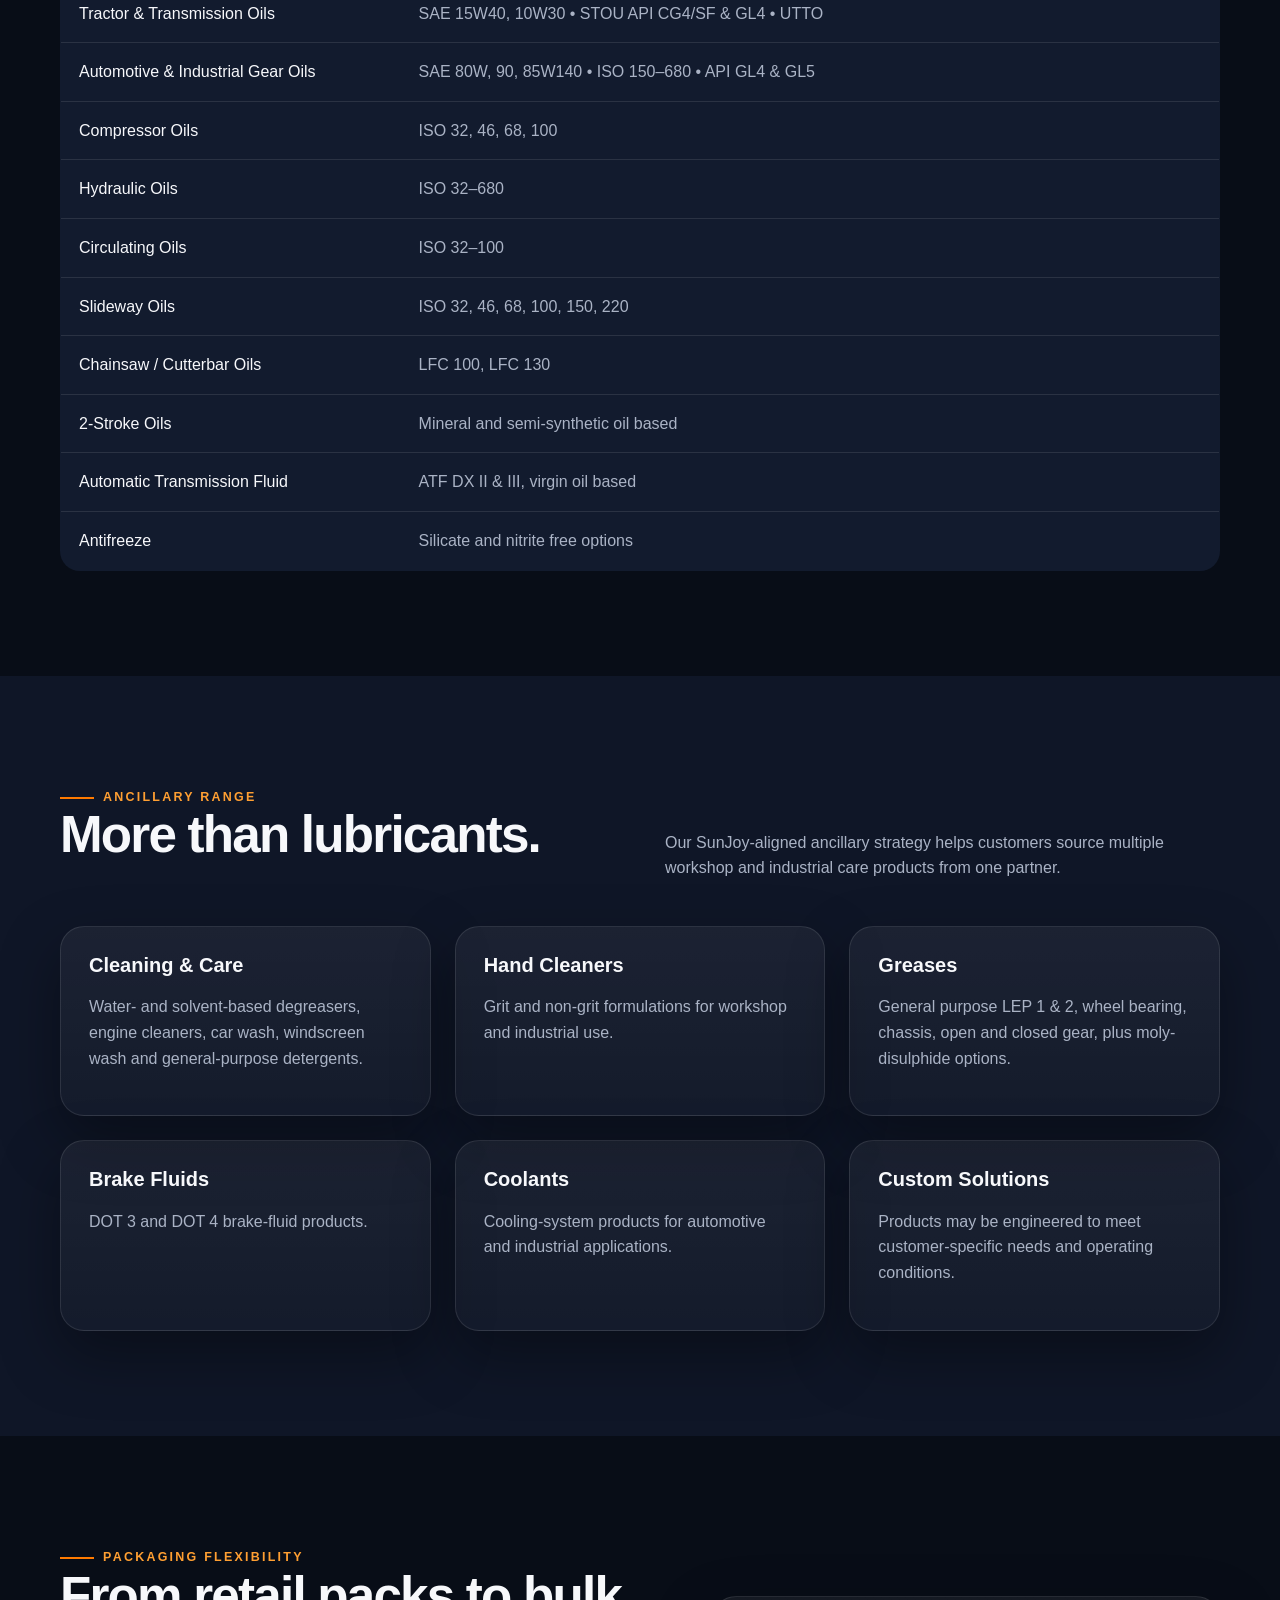
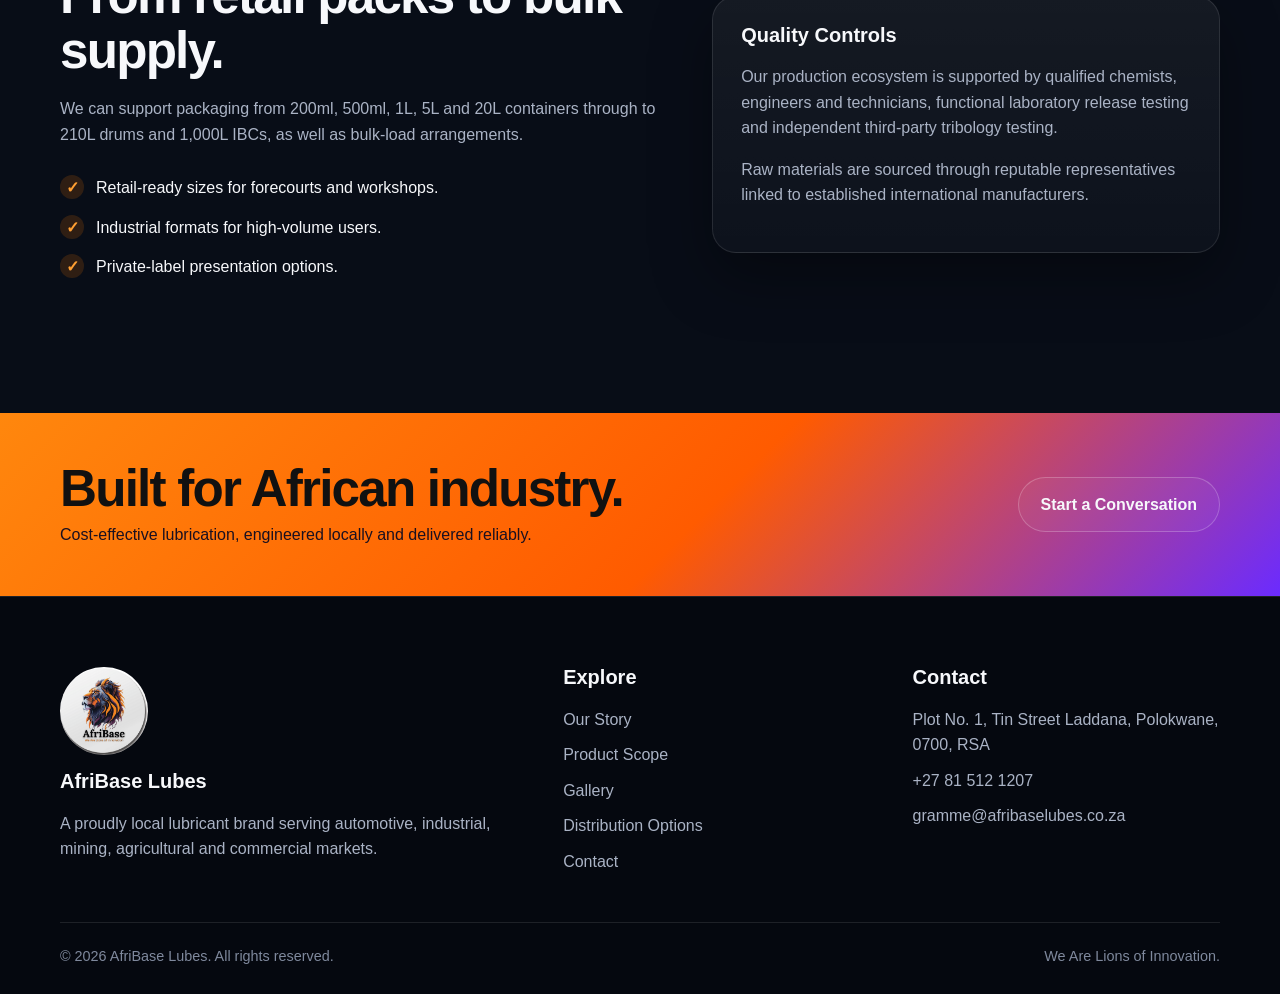
<file: products.html>
<!doctype html><html lang="en"><head><meta charset="utf-8"><meta name="viewport" content="width=device-width,initial-scale=1"><title>AfriBase Lubes Products</title><meta name="description" content="Explore AfriBase automotive, industrial, mining and ancillary lubricant products."><link rel="stylesheet" href="style.css"></head><body>

<div class="topbar"><div class="container"><span>Polokwane, Limpopo, South Africa</span><span>Level 1 B-BBEE Certified • Locally Formulated Solutions</span></div></div>
<nav class="nav">
  <div class="container nav-inner">
    <a class="brand" href="index.html"><img src="assets/afribase-logo.png" alt="AfriBase Lubes logo"><span>AfriBase Lubes</span></a>
    <button class="menu-btn" aria-label="Open menu">☰</button>
    <div class="nav-links">
      <a href="index.html">Home</a>
      <a href="about.html">About</a>
      <a href="products.html">Products</a>
      <a href="gallery.html">Gallery</a>
      <a href="partnerships.html">Partnerships & Contact</a>
      <a class="btn btn-primary" href="partnerships.html#contact">Request a Quote</a>
    </div>
  </div>
</nav>

<main>
<section class="page-hero"><div class="container"><div class="crumb">Home / Products</div><span class="eyebrow">Product scope</span><h1>Performance products for every critical movement.</h1><p>Our technology supports a broad portfolio of consumer automotive, commercial, industrial and mining lubricants, together with ancillary chemical products.</p></div></section>
<section class="section"><div class="container">
<div class="section-head"><div><span class="eyebrow">Lubricants</span><h2>Engineered for real operating conditions.</h2></div><p>Product availability and exact performance specifications can be tailored according to customer and distributor requirements.</p></div>
<div class="single-feature-photo reveal">
  <img src="assets/engine-oil.jpg" alt="AfriBase engine oil being poured into a vehicle engine">
</div>

<div style="overflow-x:auto" class="reveal"><table class="product-table">
<tr><th>Product</th><th>Typical Grades / Performance</th></tr>
<tr><td>Automotive Engine Oils</td><td>SAE 5W30, 5W40, 10W40, 15W40, 20W50 • API CG4/SL, CH4-CI4/SL, CF4/SF, CF/SF</td></tr>
<tr><td>Tractor & Transmission Oils</td><td>SAE 15W40, 10W30 • STOU API CG4/SF & GL4 • UTTO</td></tr>
<tr><td>Automotive & Industrial Gear Oils</td><td>SAE 80W, 90, 85W140 • ISO 150–680 • API GL4 & GL5</td></tr>
<tr><td>Compressor Oils</td><td>ISO 32, 46, 68, 100</td></tr>
<tr><td>Hydraulic Oils</td><td>ISO 32–680</td></tr>
<tr><td>Circulating Oils</td><td>ISO 32–100</td></tr>
<tr><td>Slideway Oils</td><td>ISO 32, 46, 68, 100, 150, 220</td></tr>
<tr><td>Chainsaw / Cutterbar Oils</td><td>LFC 100, LFC 130</td></tr>
<tr><td>2-Stroke Oils</td><td>Mineral and semi-synthetic oil based</td></tr>
<tr><td>Automatic Transmission Fluid</td><td>ATF DX II & III, virgin oil based</td></tr>
<tr><td>Antifreeze</td><td>Silicate and nitrite free options</td></tr>
</table></div>
</div></section>
<section class="section section-dark"><div class="container">
<div class="section-head"><div><span class="eyebrow">Ancillary range</span><h2>More than lubricants.</h2></div><p>Our SunJoy-aligned ancillary strategy helps customers source multiple workshop and industrial care products from one partner.</p></div>
<div class="grid-3"><div class="card reveal"><h3>Cleaning & Care</h3><p>Water- and solvent-based degreasers, engine cleaners, car wash, windscreen wash and general-purpose detergents.</p></div><div class="card reveal"><h3>Hand Cleaners</h3><p>Grit and non-grit formulations for workshop and industrial use.</p></div><div class="card reveal"><h3>Greases</h3><p>General purpose LEP 1 & 2, wheel bearing, chassis, open and closed gear, plus moly-disulphide options.</p></div><div class="card reveal"><h3>Brake Fluids</h3><p>DOT 3 and DOT 4 brake-fluid products.</p></div><div class="card reveal"><h3>Coolants</h3><p>Cooling-system products for automotive and industrial applications.</p></div><div class="card reveal"><h3>Custom Solutions</h3><p>Products may be engineered to meet customer-specific needs and operating conditions.</p></div></div>
</div></section>
<section class="section"><div class="container feature-wrap"><div class="reveal"><span class="eyebrow">Packaging flexibility</span><h2>From retail packs to bulk supply.</h2><p style="color:var(--muted)">We can support packaging from 200ml, 500ml, 1L, 5L and 20L containers through to 210L drums and 1,000L IBCs, as well as bulk-load arrangements.</p><div class="list"><div><span class="check">✓</span><span>Retail-ready sizes for forecourts and workshops.</span></div><div><span class="check">✓</span><span>Industrial formats for high-volume users.</span></div><div><span class="check">✓</span><span>Private-label presentation options.</span></div></div></div><div class="card reveal"><h3>Quality Controls</h3><p>Our production ecosystem is supported by qualified chemists, engineers and technicians, functional laboratory release testing and independent third-party tribology testing.</p><p>Raw materials are sourced through reputable representatives linked to established international manufacturers.</p></div></div></section>
</main>
<section class="band"><div class="container"><div><h2>Built for African industry.</h2><p>Cost-effective lubrication, engineered locally and delivered reliably.</p></div><a class="btn btn-outline" href="partnerships.html#contact">Start a Conversation</a></div></section>
<footer>
  <div class="container">
    <div class="footer-grid">
      <div><img class="footer-logo" src="assets/afribase-logo.png" alt="AfriBase Lubes logo"><h3>AfriBase Lubes</h3><p style="color:var(--muted)">A proudly local lubricant brand serving automotive, industrial, mining, agricultural and commercial markets.</p></div>
      <div><h3>Explore</h3><div class="footer-links"><a href="about.html">Our Story</a><a href="products.html">Product Scope</a><a href="gallery.html">Gallery</a><a href="partnerships.html">Distribution Options</a><a href="partnerships.html#contact">Contact</a></div></div>
      <div><h3>Contact</h3><div class="footer-links"><span>Plot No. 1, Tin Street Laddana, Polokwane, 0700, RSA</span><a href="tel:+27815121207">+27 81 512 1207</a><a href="mailto:gramme@afribaselubes.co.za">gramme@afribaselubes.co.za</a></div></div>
    </div>
    <div class="copyright"><span>© <span data-year></span> AfriBase Lubes. All rights reserved.</span><span>We Are Lions of Innovation.</span></div>
  </div>
</footer>
<script src="script.js"></script>
</body></html>
</file>
<file: style.css>
:root{
  --bg:#080d17;--bg2:#0f1627;--panel:#121b2e;--panel2:#182238;--text:#f7f8fb;
  --muted:#aab3c5;--orange:#ff7a00;--orange2:#ff9f32;--purple:#6f3cff;
  --line:rgba(255,255,255,.1);--shadow:0 24px 60px rgba(0,0,0,.35);--radius:24px;
}
*{box-sizing:border-box}html{scroll-behavior:smooth}body{margin:0;font-family:Inter,Segoe UI,Arial,sans-serif;background:var(--bg);color:var(--text);line-height:1.6}
img{max-width:100%;display:block}a{color:inherit;text-decoration:none}.container{width:min(1160px,calc(100% - 40px));margin:auto}
.topbar{background:#05080f;color:#c7cede;font-size:.86rem;padding:8px 0;border-bottom:1px solid var(--line)}
.topbar .container{display:flex;justify-content:space-between;gap:16px;flex-wrap:wrap}
.nav{position:sticky;top:0;z-index:50;background:rgba(8,13,23,.86);backdrop-filter:blur(18px);border-bottom:1px solid var(--line)}
.nav-inner{height:84px;display:flex;align-items:center;justify-content:space-between;gap:28px}.brand{display:flex;align-items:center;gap:12px;font-weight:800;font-size:1.1rem}
.brand img{width:62px;height:62px;object-fit:cover;border-radius:50%;box-shadow:0 0 0 1px rgba(255,255,255,.1)}
.nav-links{display:flex;gap:28px;align-items:center}.nav-links a{color:#dce2ef;font-weight:650;font-size:.95rem}.nav-links a:hover,.nav-links a.active{color:var(--orange2)}
.menu-btn{display:none;background:none;border:0;color:#fff;font-size:1.7rem}
.btn{display:inline-flex;align-items:center;justify-content:center;gap:9px;padding:14px 22px;border-radius:999px;border:1px solid transparent;font-weight:750;transition:.25s}
.btn-primary{background:linear-gradient(135deg,var(--orange2),var(--orange));color:#111;box-shadow:0 12px 30px rgba(255,122,0,.24)}.btn-primary:hover{transform:translateY(-2px)}
.btn-outline{border-color:rgba(255,255,255,.22);background:rgba(255,255,255,.04)}.btn-outline:hover{background:rgba(255,255,255,.09)}
.hero{min-height:760px;display:grid;align-items:center;position:relative;overflow:hidden;background:url("assets/hero-lubricant.jpg") center/cover no-repeat}
.hero:after{content:"";position:absolute;inset:0;background:linear-gradient(90deg,rgba(8,13,23,.97) 0%,rgba(8,13,23,.84) 45%,rgba(8,13,23,.15) 100%)}
.hero-content{position:relative;z-index:2;max-width:720px;padding:110px 0}.eyebrow{display:inline-flex;align-items:center;gap:9px;text-transform:uppercase;letter-spacing:.18em;color:var(--orange2);font-weight:800;font-size:.78rem}
.eyebrow:before{content:"";width:34px;height:2px;background:var(--orange)}
h1,h2,h3{line-height:1.08;margin:0 0 18px}h1{font-size:clamp(3.2rem,7vw,6.5rem);letter-spacing:-.055em}h2{font-size:clamp(2.2rem,4vw,3.8rem);letter-spacing:-.035em}h3{font-size:1.25rem}
.hero p{font-size:1.15rem;color:#ccd3df;max-width:650px}.hero-actions{display:flex;gap:14px;flex-wrap:wrap;margin-top:30px}.hero-stats{display:flex;gap:36px;flex-wrap:wrap;margin-top:50px}
.stat strong{display:block;font-size:1.9rem;color:#fff}.stat span{color:var(--muted);font-size:.9rem}
.section{padding:105px 0}.section-dark{background:var(--bg2)}.section-head{display:grid;grid-template-columns:1fr 1fr;gap:50px;align-items:end;margin-bottom:45px}
.section-head p{color:var(--muted);margin:0}.grid-3{display:grid;grid-template-columns:repeat(3,1fr);gap:24px}.grid-4{display:grid;grid-template-columns:repeat(4,1fr);gap:20px}
.card{background:linear-gradient(180deg,rgba(255,255,255,.055),rgba(255,255,255,.025));border:1px solid var(--line);border-radius:var(--radius);padding:28px;box-shadow:var(--shadow)}
.icon-card img{width:64px;margin-bottom:22px}.icon-card p,.card p{color:var(--muted)}
.feature-wrap{display:grid;grid-template-columns:1.08fr .92fr;gap:56px;align-items:center}.feature-media{position:relative}.feature-media img{border-radius:34px;box-shadow:var(--shadow)}
.badge-float{position:absolute;right:-18px;bottom:28px;background:#fff;color:#10131c;padding:20px 22px;border-radius:18px;font-weight:800;box-shadow:var(--shadow);max-width:220px}
.list{display:grid;gap:14px;margin:28px 0}.list div{display:flex;gap:12px;align-items:flex-start}.check{width:24px;height:24px;flex:0 0 24px;border-radius:50%;display:grid;place-items:center;background:rgba(255,122,0,.16);color:var(--orange2);font-weight:900}
.band{background:linear-gradient(135deg,#ff870d,#ff5b00 55%,#6b2bff);padding:48px 0}.band .container{display:flex;align-items:center;justify-content:space-between;gap:30px}.band p{margin:0;color:#1a1020}.band h2{color:#111;margin-bottom:6px}
.page-hero{padding:120px 0 90px;background:radial-gradient(circle at 80% 10%,rgba(255,122,0,.25),transparent 34%),linear-gradient(135deg,#0a101d,#17112b)}
.page-hero p{color:var(--muted);font-size:1.12rem;max-width:760px}.crumb{font-size:.9rem;color:var(--orange2);margin-bottom:20px}
.product-table{width:100%;border-collapse:collapse;overflow:hidden;border-radius:20px;background:var(--panel);border:1px solid var(--line)}
.product-table th,.product-table td{padding:16px 18px;border-bottom:1px solid var(--line);text-align:left;vertical-align:top}.product-table th{background:#1a2438;color:var(--orange2)}
.product-table tr:last-child td{border-bottom:0}.product-table td:last-child{color:var(--muted)}
.timeline{display:grid;gap:22px}.timeline-item{display:grid;grid-template-columns:70px 1fr;gap:18px}.num{width:54px;height:54px;border-radius:16px;display:grid;place-items:center;background:linear-gradient(135deg,var(--orange2),var(--orange));color:#111;font-weight:900}
.contact-grid{display:grid;grid-template-columns:.9fr 1.1fr;gap:36px}.contact-card{display:grid;gap:18px}.contact-item{padding:20px;border-radius:18px;background:rgba(255,255,255,.04);border:1px solid var(--line)}
form{display:grid;gap:16px}input,textarea,select{width:100%;padding:15px 16px;border-radius:14px;border:1px solid var(--line);background:#0b1221;color:#fff;font:inherit}textarea{min-height:150px;resize:vertical}
footer{background:#05080f;padding:70px 0 26px;border-top:1px solid var(--line)}.footer-grid{display:grid;grid-template-columns:1.2fr .8fr .8fr;gap:42px}.footer-logo{width:88px;border-radius:50%;margin-bottom:16px}.footer-links{display:grid;gap:10px;color:var(--muted)}.copyright{margin-top:44px;padding-top:22px;border-top:1px solid var(--line);color:#7f899d;font-size:.9rem;display:flex;justify-content:space-between;gap:20px;flex-wrap:wrap}
.reveal{opacity:0;transform:translateY(25px);transition:.7s}.reveal.visible{opacity:1;transform:none}
@media(max-width:900px){
  .nav-links{display:none;position:absolute;top:84px;left:20px;right:20px;background:#0c1322;border:1px solid var(--line);padding:22px;border-radius:18px;flex-direction:column;align-items:flex-start}.nav-links.open{display:flex}.menu-btn{display:block}
  .section-head,.feature-wrap,.contact-grid,.footer-grid{grid-template-columns:1fr}.grid-3{grid-template-columns:1fr 1fr}.grid-4{grid-template-columns:1fr 1fr}
  .hero{min-height:690px}.hero-content{padding:88px 0}.badge-float{right:12px}
}
@media(max-width:600px){
  .container{width:min(100% - 26px,1160px)}.topbar{display:none}.nav-inner{height:72px}.nav-links{top:72px}.brand img{width:50px;height:50px}
  h1{font-size:3.4rem}.grid-3,.grid-4{grid-template-columns:1fr}.section{padding:78px 0}.section-head{gap:18px}.hero-stats{gap:24px}.band .container{align-items:flex-start;flex-direction:column}
  .product-table{font-size:.9rem}.product-table th,.product-table td{padding:12px 10px}.timeline-item{grid-template-columns:54px 1fr}
}


/* Restrained realistic photography */
.single-feature-photo{
  overflow:hidden;
  border-radius:28px;
  border:1px solid var(--line);
  box-shadow:var(--shadow);
  margin-bottom:38px;
}
.single-feature-photo img{
  width:100%;
  height:430px;
  object-fit:cover;
}

/* Dedicated 12-image gallery page */
.gallery-hero{
  background:
    linear-gradient(90deg,rgba(8,13,23,.95),rgba(8,13,23,.65)),
    url("assets/oil-pour.jpg") center/cover no-repeat;
}
.gallery-page-grid{
  display:grid;
  grid-template-columns:repeat(3,1fr);
  gap:24px;
}
.gallery-card{
  margin:0;
  overflow:hidden;
  border-radius:22px;
  background:var(--panel);
  border:1px solid var(--line);
  box-shadow:var(--shadow);
}
.gallery-card img{
  width:100%;
  height:300px;
  object-fit:cover;
  transition:transform .45s ease;
}
.gallery-card:hover img{transform:scale(1.045)}
.gallery-card figcaption{
  padding:17px 18px;
  color:#eef2f8;
  font-weight:750;
}
@media(max-width:900px){
  .gallery-page-grid{grid-template-columns:repeat(2,1fr)}
}
@media(max-width:600px){
  .single-feature-photo img{height:300px}
  .gallery-page-grid{grid-template-columns:1fr}
  .gallery-card img{height:280px}
}
</file>
